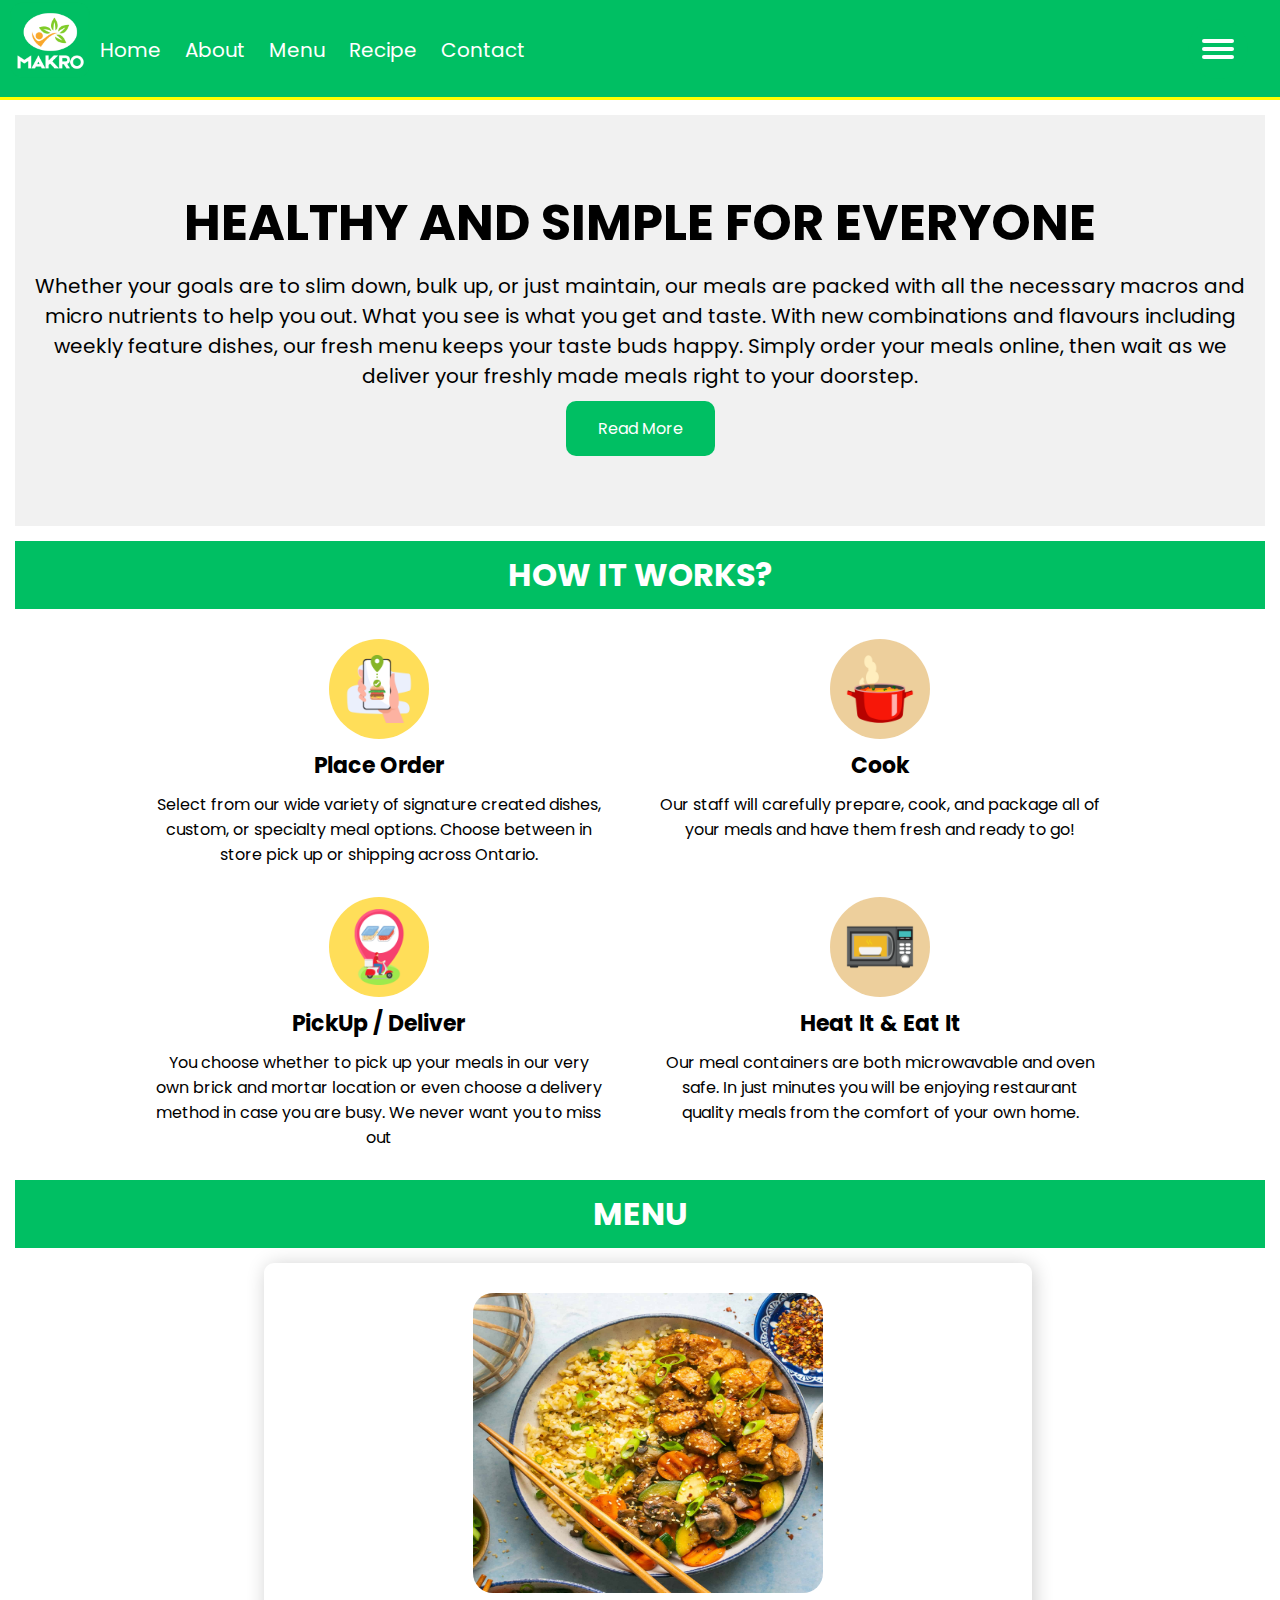
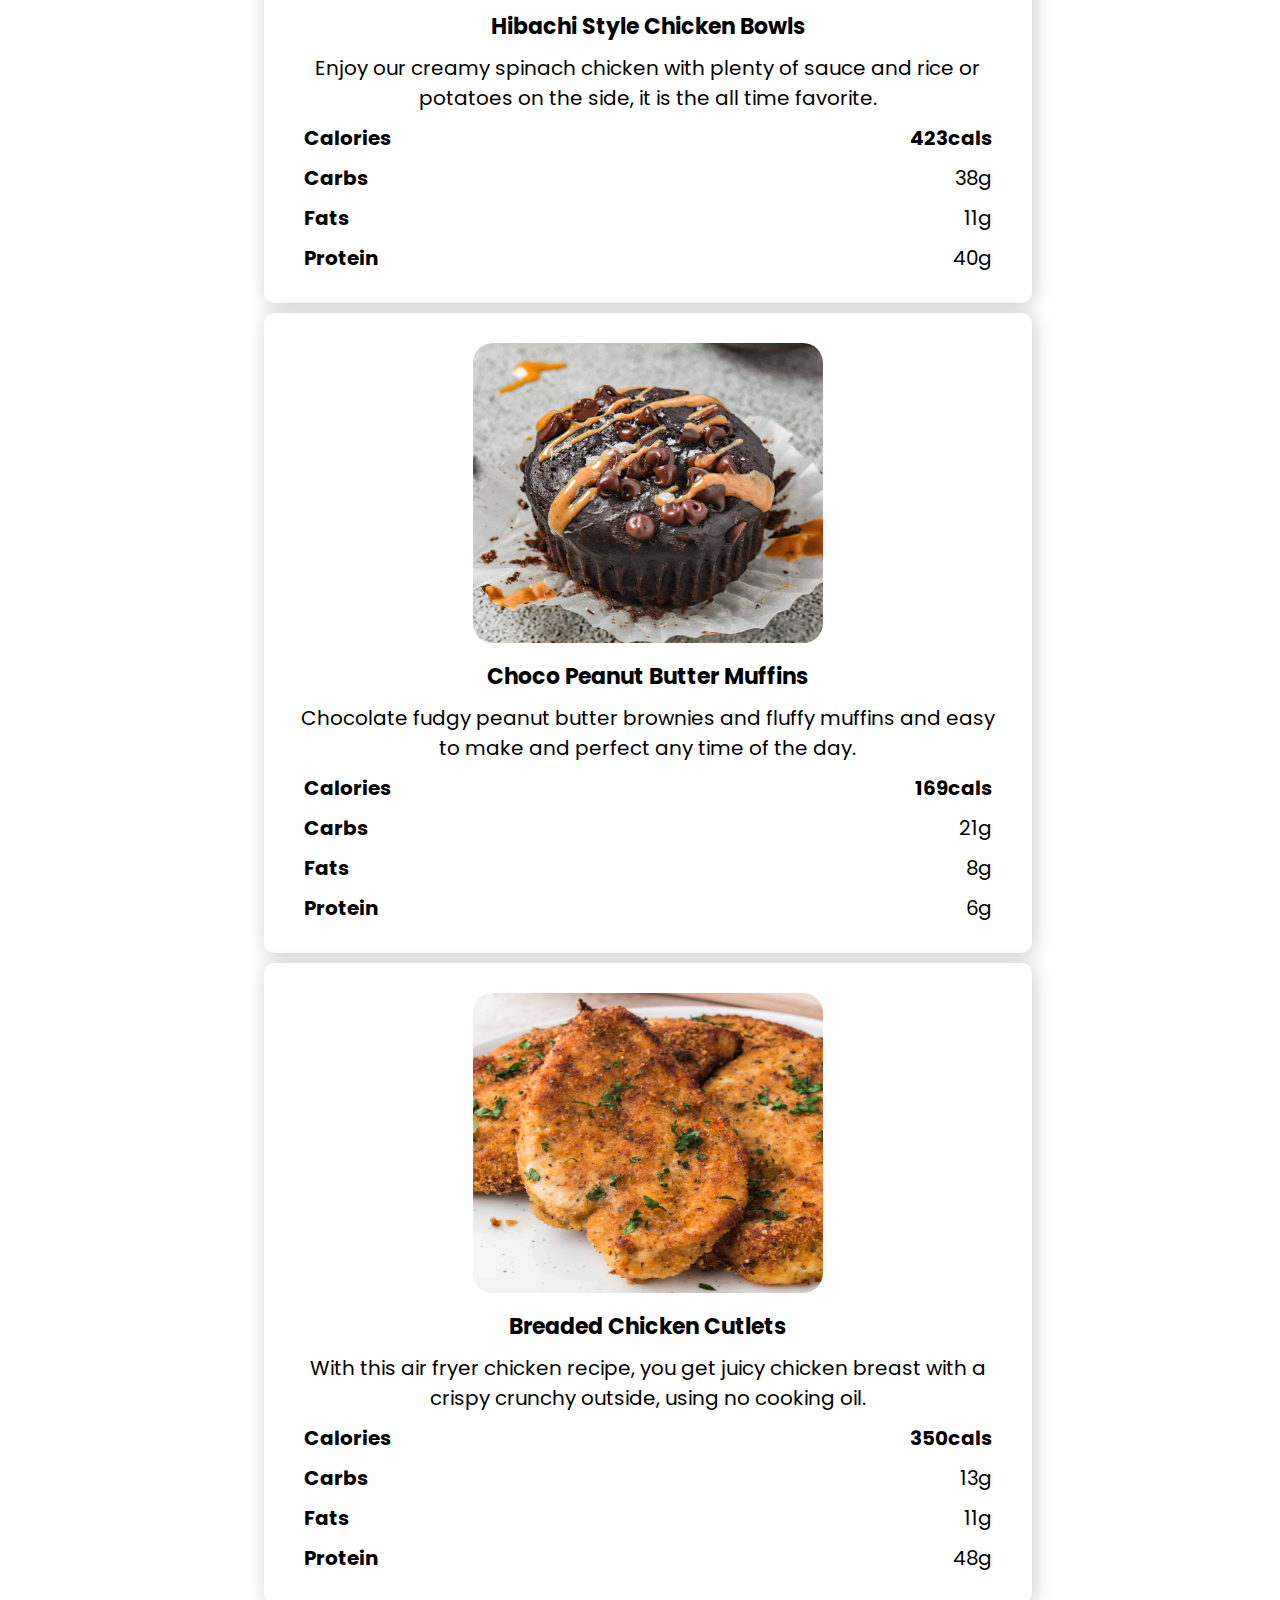
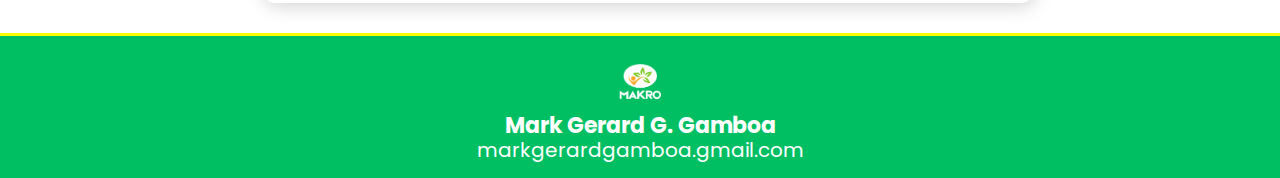
<file: index.html>
<!DOCTYPE html>
<html lang="en">
<head>
	<meta charset="UTF-8">
	<meta http-equiv="X-UA-Compatible" content="IE=edge">
	<meta name="viewport" content="width=device-width, initial-scale=1.0">
	<title>Makro</title>
	<link rel="stylesheet" href="style.css" />
	<link rel="icon" href="Picture/Logo.png">
</head>
<body>

	<div class="navbar">
    	<div class="logo">
			<a href="index.html"><img src="Picture/Logo.png" alt="" width="90"/></a>
        </div>
        <div class="nav">
          <ul>
            <a href="index.html"><li>Home</li></a>
            <a href="about.html"><li>About</li></a>
            <a href="menu.html"><li>Menu</li></a>
            <a href="recipe.html"><li>Recipe</li></a>
            <a href="contact.html"><li>Contact</li></a>
          </ul>
          </div>

		  <div class="menu-toggle">
			<div class="hamburger">
				<span></span>
			</div>
		</div>
    </div>

	<div class="app">
		<aside class="sidebar">
			<nav class="menu">
				<a href="index.html" class="menu-item is-active">Home</a>
				<a href="about.html" class="menu-item">About</a>
				<a href="menu.html" class="menu-item">Menu</a>
				<a href="recipe.html" class="menu-item">Recipe</a>
				<a href="contact.html" class="menu-item">Contacts</a>
				<a href="ordernow.html" class="menu-item">Order Now</a>
			</nav>

		</aside>

        <div class="content">
			<div class="container">
				<h1 class="title">HEALTHY AND SIMPLE FOR EVERYONE</h1>

				<p>Whether your goals are to slim down, bulk up, or just maintain, our meals are packed with all the necessary macros and micro nutrients to help you out. What you see is what you get and taste. With new combinations and flavours including weekly feature dishes, our fresh menu keeps your taste buds happy. Simply order your meals online, then wait as we deliver your freshly made meals right to your doorstep.</p>
	
				<a href="about.html"><button>Read More</button></a>
			</div>

			<div class="breakline">
				<h1>HOW IT WORKS?</h1>
			</div>

			<div class="row-1">
				<div class="column-1">
					<img class="picture-1" src="Picture/Order.png" alt="">
					<h2>Place Order</h2>
					<p>Select from our wide variety of signature created dishes, custom, or specialty meal options. Choose between in store pick up or shipping across Ontario.</p>
				</div>
				<div class="column-1">
					<img class="picture-1" src="Picture/Cook.png" alt="">
				  <h2>Cook</h2>
				  <p>Our staff will carefully prepare, cook, and package all of your meals and have them fresh and ready to go!</p>
				</div>
				<div class="column-1">
					<img class="picture-1" src="Picture/PickupDeliver.png" alt="">
				  <h2>PickUp / Deliver</h2>
				  <p>You choose whether to pick up your meals in our very own brick and mortar location or even choose a delivery method in case you are busy. We never want you to miss out</p>
				</div>
				<div class="column-1">
					<img class="picture-1" src="Picture/HeatEat.png" alt="">
				  <h2>Heat It & Eat It</h2>
				  <p>Our meal containers are both microwavable and oven safe. In just minutes you will be enjoying restaurant quality meals from the comfort of your own home.</p>
				</div>
			</div>

			<div class="breakline">
			<a href="menu.html"><h1>MENU</h1></a>
			</div>
			
			  <div class="row-2">
				<div class="column">
					<img class="picture" src="Picture/Hibachi Style Chicken Bowls.jpg" alt="Creamy Spinach Chicken">
					<h2>Hibachi Style Chicken Bowls</h2>
					<p>Enjoy our creamy spinach chicken with plenty of sauce and rice or potatoes on the side, it is the all time favorite.  </p>
					<div class="row1">
						<div class="column1">
							<p class="macros1">Calories</p>
							<p class="macros">Carbs</p>
							<p class="macros">Fats</p>
							<p class="macros">Protein</p>
						</div>
						<div class="column2">
							<p class="macros1">423cals</p>
							<p>38g</p>
							<p>11g</p>
							<p>40g</p>
						</div>
					</div>
				</div>
				<div class="column-2">
					<img class="picture" src="Picture/Chocolate Greek Yogurt Peanut Butter Muffins.jpg" alt="Creamy Spinach Chicken">
					<h2>Choco Peanut Butter Muffins</h2>
					<p>Chocolate fudgy peanut butter brownies and fluffy muffins and easy to make and perfect any time of the day.</p>
					<div class="row1">
						<div class="column1">
							<p class="macros1">Calories</p>
							<p class="macros">Carbs</p>
							<p class="macros">Fats</p>
							<p class="macros">Protein</p>
						</div>
						<div class="column2">
							<p class="macros1">169cals</p>
							<p>21g</p>
							<p>8g</p>
							<p>6g</p>
						</div>
					</div>
				</div>
				<div class="column-2">
					<img class="picture" src="Picture/Breaded Chicken Cutlets.jpg" alt="Beef Broccoli">
					<h2>Breaded Chicken Cutlets</h2>
					<p>With this air fryer chicken recipe, you get juicy chicken breast with a crispy crunchy outside, using no cooking oil. </p>
					<div class="row1">
						<div class="column1">
							<p class="macros1">Calories</p>
							<p class="macros">Carbs</p>
							<p class="macros">Fats</p>
							<p class="macros">Protein</p>
						</div>
						<div class="column2">
							<p class="macros1">350cals</p>
							<p>13g</p>
							<p>11g</p>
							<p>48g</p>
						</div>
					</div>
				</div>
			</div> 


			<div class="footer">
				<img class="logofooter" src="./Picture/Logo.png" alt="" width="50px">
				<h2>Mark Gerard G. Gamboa</h2>
				<p>markgerardgamboa.gmail.com</p>
			</div>
        </div>


	</div>

	

	<script>
		const menu_toggle = document.querySelector('.menu-toggle');
		const sidebar = document.querySelector('.sidebar');

		menu_toggle.addEventListener('click', () => {
			menu_toggle.classList.toggle('is-active');
			sidebar.classList.toggle('is-active');
		});
	</script>
</body>
</html>
</file>
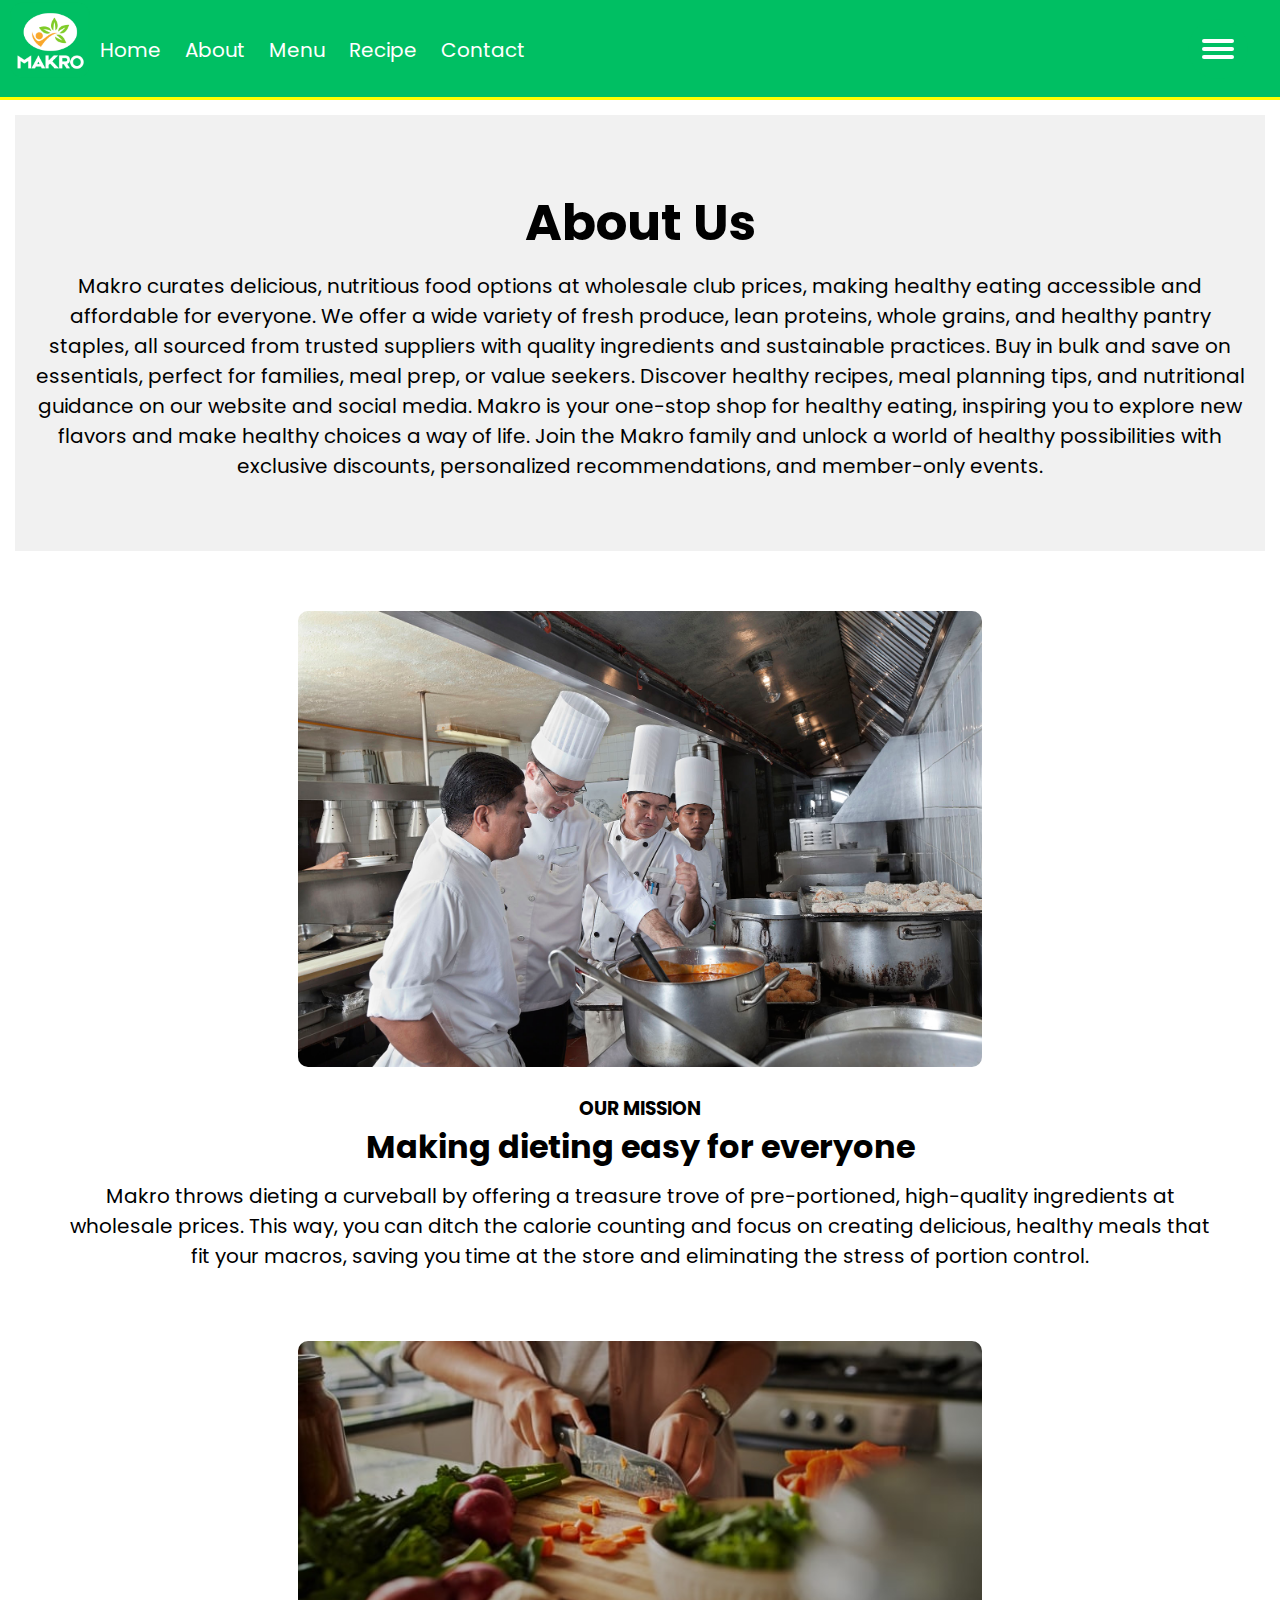
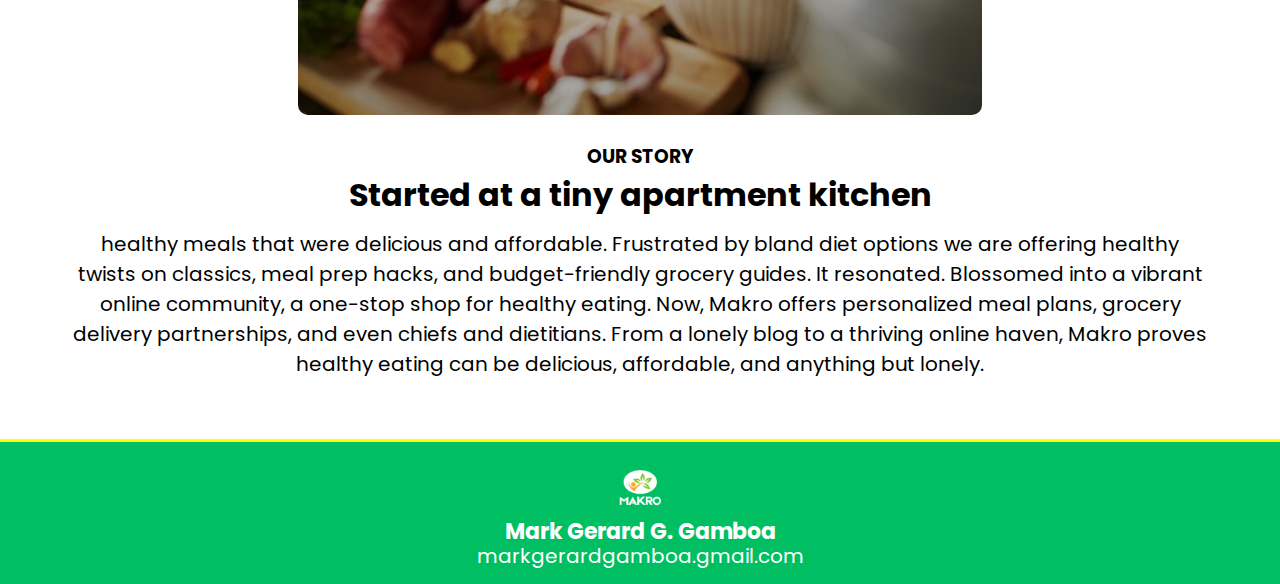
<file: about.html>
<!DOCTYPE html>
<html lang="en">
<head>
	<meta charset="UTF-8">
	<meta http-equiv="X-UA-Compatible" content="IE=edge">
	<meta name="viewport" content="width=device-width, initial-scale=1.0">
	<title>About</title>
	<link rel="stylesheet" href="style.css" />
    <link rel="stylesheet" href="about.css">
	<link rel="icon" href="Picture/Logo.png">
</head>
<body>

	<div class="navbar">
    	<div class="logo">
          <a href="index.html"><img src="Picture/Logo.png" alt="" width="90"/></a>
        </div>
        <div class="nav">
          <ul>
            <a href="index.html"><li>Home</li></a>
            <a href="about.html"><li>About</li></a>
            <a href="menu.html"><li>Menu</li></a>
            <a href="recipe.html"><li>Recipe</li></a>
            <a href="contact.html"><li>Contact</li></a>
          </ul>
          </div>

		  <div class="menu-toggle">
			<div class="hamburger">
				<span></span>
			</div>
		</div>
    </div>

	<div class="app">
		<div class="sidebar">
			<nav class="menu">
				<a href="index.html" class="menu-item is-active">Home</a>
				<a href="about.html" class="menu-item">About</a>
				<a href="menu.html" class="menu-item">Menu</a>
				<a href="recipe.html" class="menu-item">Recipe</a>
				<a href="contact.html" class="menu-item">Contacts</a>
				<a href="ordernow.html" class="menu-item">Order Now</a>
			</nav>

		</div>

        <div class="content">
			<div class="container">
				<h1 class="title">About Us</h1>

				<p>
                    Makro curates delicious, nutritious food options at wholesale club prices, making healthy eating accessible and affordable for everyone. We offer a wide variety of fresh produce, lean proteins, whole grains, and healthy pantry staples, all sourced from trusted suppliers with quality ingredients and sustainable practices. Buy in bulk and save on essentials, perfect for families, meal prep, or value seekers. Discover healthy recipes, meal planning tips, and nutritional guidance on our website and social media. Makro is your one-stop shop for healthy eating, inspiring you to explore new flavors and make healthy choices a way of life. Join the Makro family and unlock a world of healthy possibilities with exclusive discounts, personalized recommendations, and member-only events.</p>
			</div>




			<div class="container1">
				<img class='img' src="Picture/Chief cooking.jpg" alt="" class="center" width="59%">

				<h3>OUR MISSION</h3>

				<h1>Making dieting easy for everyone</h1>

				<p>Makro throws dieting a curveball by offering a treasure trove of pre-portioned, high-quality ingredients at wholesale prices. This way, you can ditch the calorie counting and focus on creating delicious, healthy meals that fit your macros, saving you time at the store and eliminating the stress of portion control.</p>

			</div>


			<div class="container1">
				<img class='img' src="Picture/Kitchen cooking.jpg" alt="" class="center" width="59%">

				<h3>OUR STORY</h3>

				<h1>Started at a tiny apartment kitchen</h1>

				<p>healthy meals that were delicious and affordable. Frustrated by bland diet options we are offering healthy twists on classics, meal prep hacks, and budget-friendly grocery guides. It resonated. Blossomed into a vibrant online community, a one-stop shop for healthy eating. Now, Makro offers personalized meal plans, grocery delivery partnerships, and even chiefs and dietitians. From a lonely blog to a thriving online haven, Makro proves healthy eating can be delicious, affordable, and anything but lonely.</p>
			</div>

			<div class="footer">
				<img class="logofooter" src="./Picture/Logo.png" alt="" width="50px">
				<h2>Mark Gerard G. Gamboa</h2>
				<p>markgerardgamboa.gmail.com</p>
			</div>
        </div>


	</div>

	

	<script>
		const menu_toggle = document.querySelector('.menu-toggle');
		const sidebar = document.querySelector('.sidebar');

		menu_toggle.addEventListener('click', () => {
			menu_toggle.classList.toggle('is-active');
			sidebar.classList.toggle('is-active');
		});
	</script>
</body>
</html>
</file>
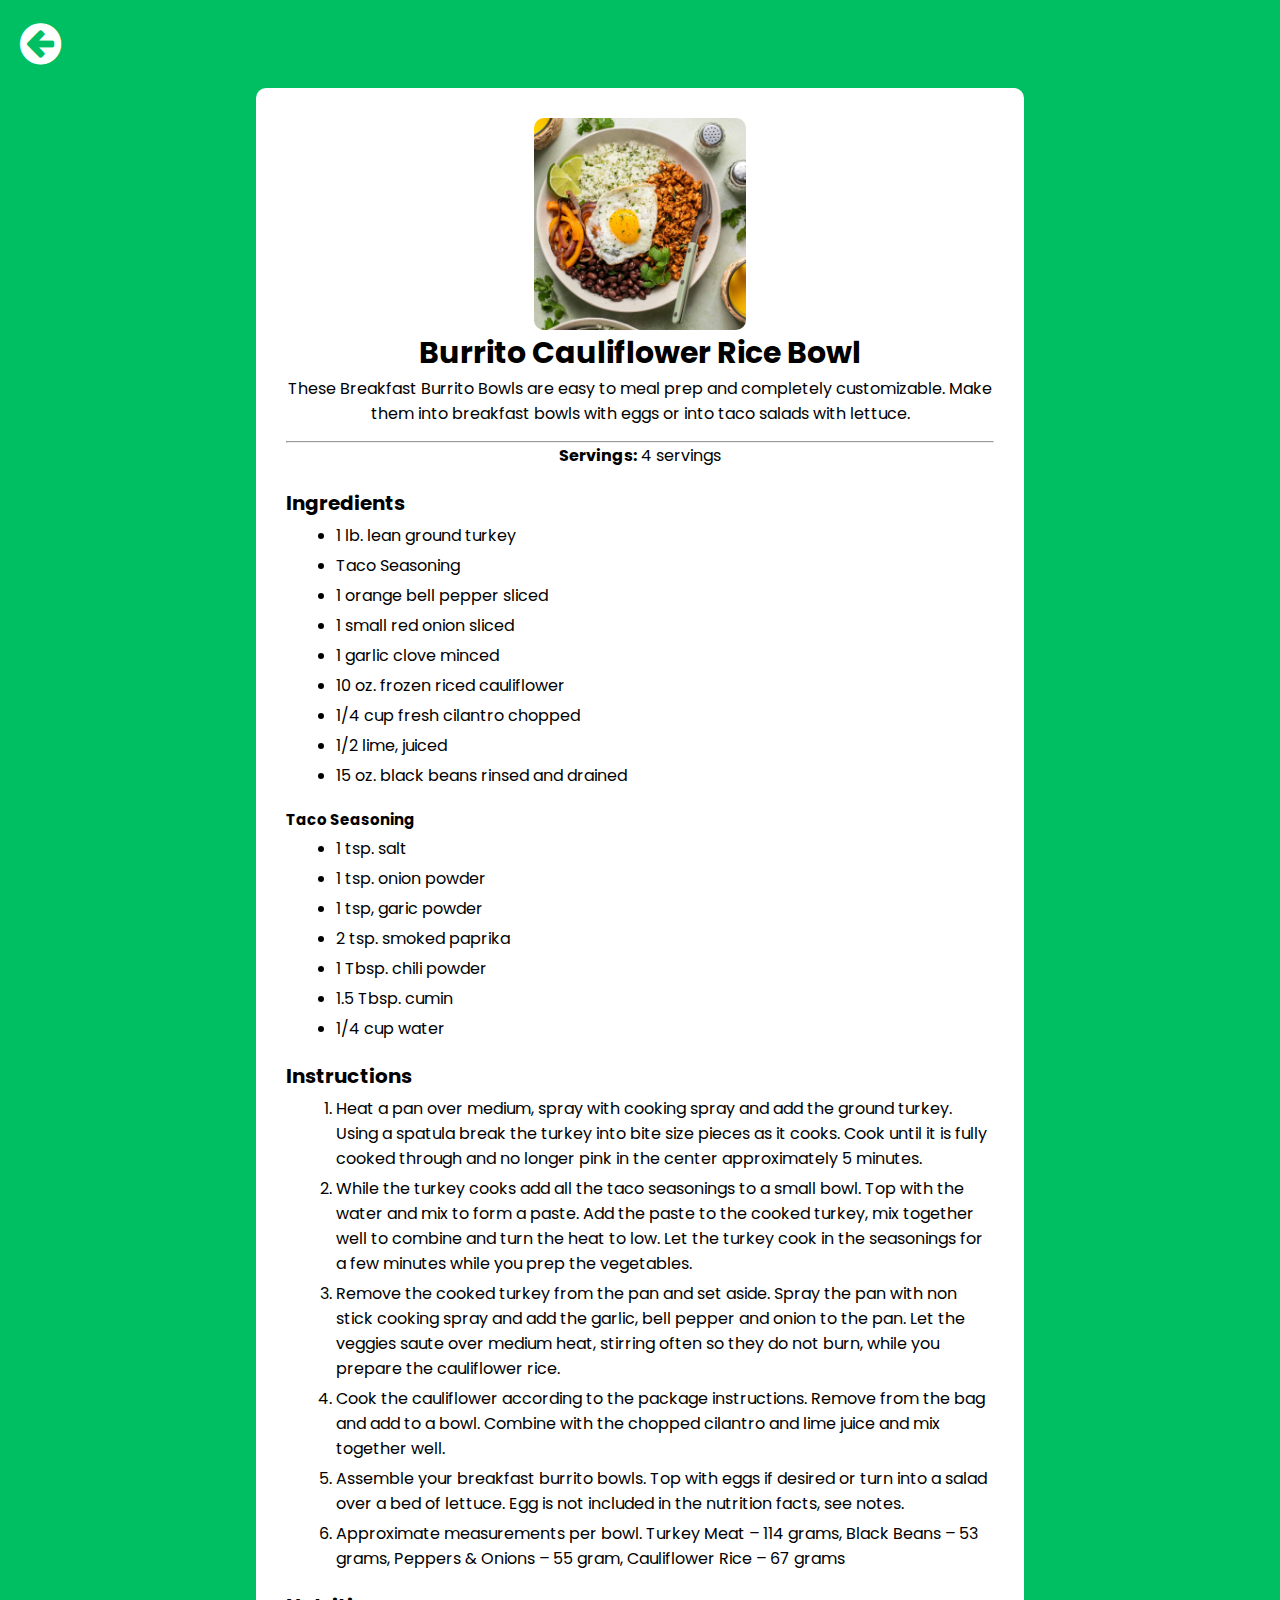
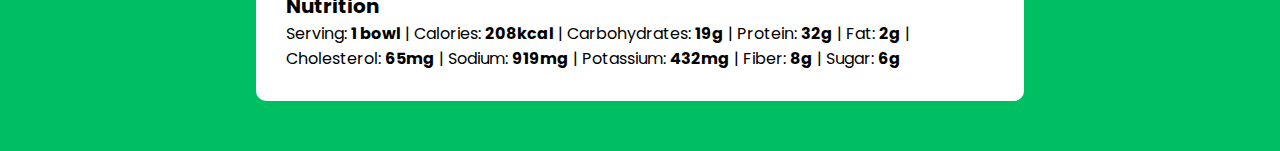
<file: Burrito.html>
<!DOCTYPE html>
<html lang="en">
<head>
	<meta charset="UTF-8">
	<meta http-equiv="X-UA-Compatible" content="IE=edge">
	<meta name="viewport" content="width=device-width, initial-scale=1.0">
	<title>Burrito Cauliflower Rice Bowl</title>
	<link rel="stylesheet" href="mealRecipe.css"/>
	<link rel="icon" href="Picture/Logo.png">
    <link rel="stylesheet" href="https://cdnjs.cloudflare.com/ajax/libs/font-awesome/4.7.0/css/font-awesome.min.css">
</head>
<body>

    <div class="bButton"><a href="recipe.html"><i class="fa fa-arrow-circle-left" style="font-size:48px;color:white"></i></a></div>


    <div class="container">

		<div class="heading">
			<img src="Picture/Burrito Bowl.jpg" alt="">
			<h1>Burrito Cauliflower Rice Bowl</h1>
			<h4>These Breakfast Burrito Bowls are easy to meal prep and completely customizable. Make them into breakfast bowls with eggs or into taco salads with lettuce.</h4>
			<hr>
		</div>
        <p class="serving"><span>Servings:</span> 4 servings</p>

		<h2>Ingredients</h2>
			<ul>
				<li>1 lb. lean ground turkey</li>
				<li>Taco Seasoning</li>
				<li>1 orange bell pepper sliced</li>
				<li>1 small red onion sliced</li>
				<li>1 garlic clove minced</li>
				<li>10 oz. frozen riced cauliflower</li>
				<li>1/4 cup fresh cilantro chopped</li>
				<li>1/2 lime, juiced</li>
				<li>15 oz. black beans rinsed and drained</li>
			</ul>

		<h3>Taco Seasoning</h3>
			<ul>
				<li>1 tsp. salt</li>
				<li>1 tsp. onion powder</li>
				<li>1 tsp, garic powder</li>
				<li>2 tsp. smoked paprika</li>
				<li>1 Tbsp. chili powder</li>
				<li>1.5 Tbsp. cumin</li>
				<li>1/4 cup water</li>

			</ul>

		<h2>Instructions</h2>
			<ol>
				<li>Heat a pan over medium, spray with cooking spray and add the ground turkey. Using a spatula break the turkey into bite size pieces as it cooks. Cook until it is fully cooked through and no longer pink in the center approximately 5 minutes. </li>
				<li>While the turkey cooks add all the taco seasonings to a small bowl. Top with the water and mix to form a paste. Add the paste to the cooked turkey, mix together well to combine and turn the heat to low. Let the turkey cook in the seasonings for a few minutes while you prep the vegetables. </li>
				<li>Remove the cooked turkey from the pan and set aside. Spray the pan with non stick cooking spray and add the garlic, bell pepper and onion to the pan. Let the veggies saute over medium heat, stirring often so they do not burn, while you prepare the cauliflower rice.</li>
				<li>Cook the cauliflower according to the package instructions. Remove from the bag and add to a bowl. Combine with the chopped cilantro and lime juice and mix together well. </li>
				<li>Assemble your breakfast burrito bowls. Top with eggs if desired or turn into a salad over a bed of lettuce. Egg is not included in the nutrition facts, see notes.</li>
				<li>Approximate measurements per bowl. Turkey Meat – 114 grams, Black Beans – 53 grams, Peppers & Onions – 55 gram, Cauliflower Rice – 67 grams</li>
			</ol>

		<h2>Nutrition</h2>
		<p>Serving: <span>1 bowl</span> | 
			Calories: <span>208kcal</span> |
			Carbohydrates: <span>19g</span> |
			Protein: <span>32g</span> |
			Fat: <span>2g</span> |
			Cholesterol: <span>65mg</span> |
			Sodium: <span>919mg</span> |
			Potassium: <span>432mg</span> |
			Fiber: <span>8g</span> |
			Sugar: <span>6g</span>
		</p>
    </div>

</body>
</html>
</file>
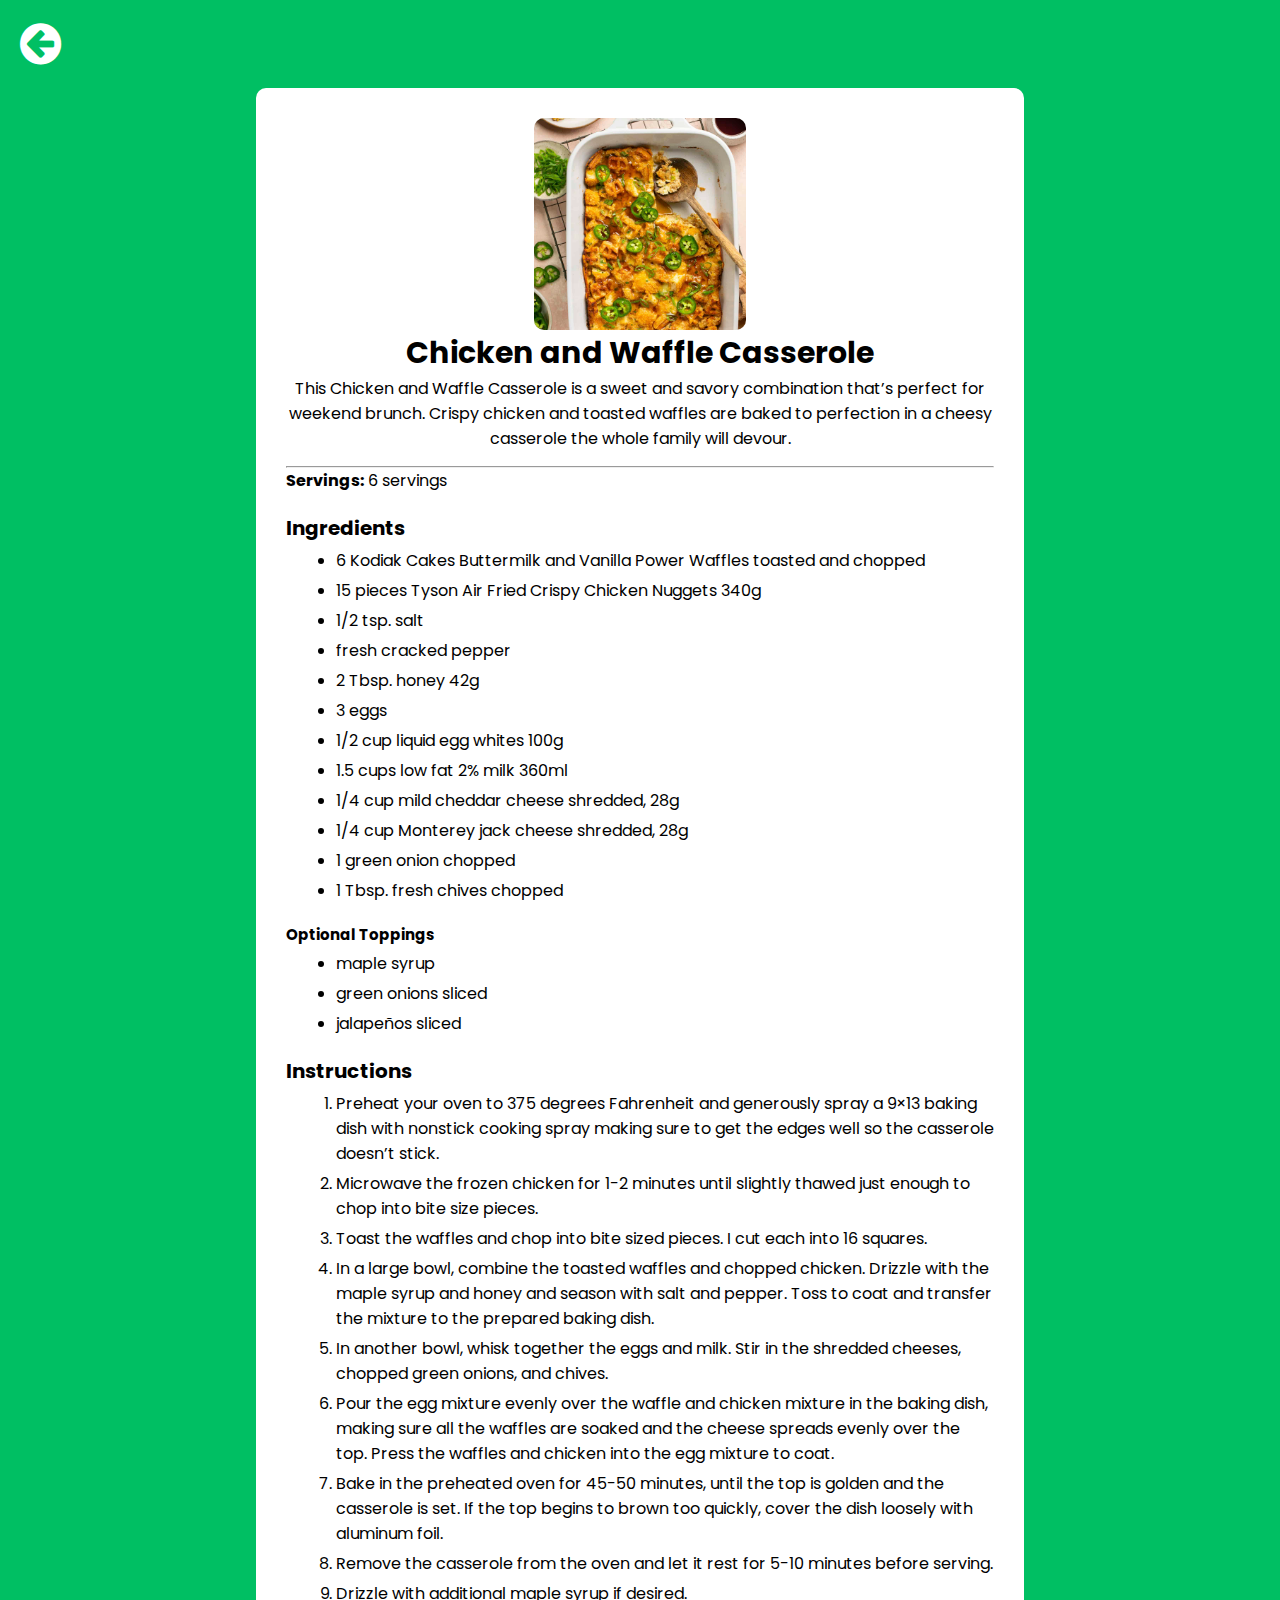
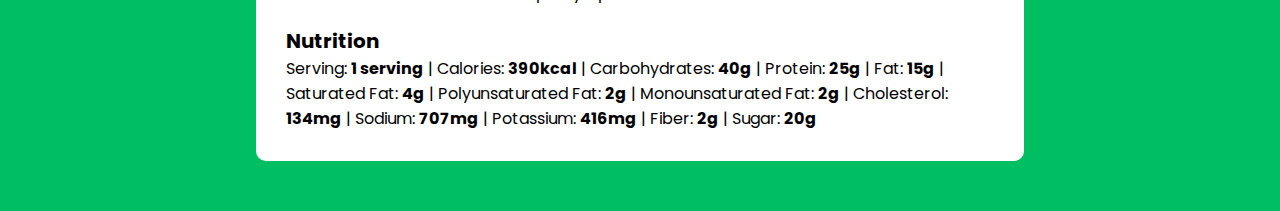
<file: Casserole.html>
<!DOCTYPE html>
<html lang="en">
<head>
	<meta charset="UTF-8">
	<meta http-equiv="X-UA-Compatible" content="IE=edge">
	<meta name="viewport" content="width=device-width, initial-scale=1.0">
	<title>Chicken and Waffle Casserole</title>
	<link rel="stylesheet" href="mealRecipe.css"/>
	<link rel="icon" href="Picture/Logo.png">
    <link rel="stylesheet" href="https://cdnjs.cloudflare.com/ajax/libs/font-awesome/4.7.0/css/font-awesome.min.css">
</head>
<body>

    <div class="bButton"><a href="recipe.html"><i class="fa fa-arrow-circle-left" style="font-size:48px;color:white"></i></a></div>


    <div class="container">

		<div class="heading">
			<img src="Picture/Chicken and Waffle Casserole.jpg" alt="">
			<h1>Chicken and Waffle Casserole</h1>
			<h4>This Chicken and Waffle Casserole is a sweet and savory combination that’s perfect for weekend brunch. Crispy chicken and toasted waffles are baked to perfection in a cheesy casserole the whole family will devour.</h4>
			<hr>
		</div>
        <p><span>Servings:</span> 6 servings</p>

		<h2>Ingredients</h2>
			<ul>
				<li>6 Kodiak Cakes Buttermilk and Vanilla Power Waffles toasted and chopped</li>
				<li>15 pieces Tyson Air Fried Crispy Chicken Nuggets 340g</li>
				<li>1/2 tsp. salt</li>
				<li>fresh cracked pepper</li>
				<li>2 Tbsp. honey 42g</li>
				<li>3 eggs</li>
				<li>1/2 cup liquid egg whites 100g</li>
				<li>1.5 cups low fat 2% milk 360ml</li>
				<li>1/4 cup mild cheddar cheese shredded, 28g</li>
				<li>1/4 cup Monterey jack cheese shredded, 28g</li>
				<li>1 green onion chopped</li>
				<li>1 Tbsp. fresh chives chopped</li>
			</ul>

		<h3>Optional Toppings</h3>
			<ul>
				<li>maple syrup</li>
				<li>green onions sliced</li>
				<li>jalapeños sliced</li>
			</ul>

		<h2>Instructions</h2>
			<ol>
				<li>Preheat your oven to 375 degrees Fahrenheit and generously spray a 9×13 baking dish with nonstick cooking spray making sure to get the edges well so the casserole doesn’t stick.</li>
				<li>Microwave the frozen chicken for 1-2 minutes until slightly thawed just enough to chop into bite size pieces.</li>
				<li>Toast the waffles and chop into bite sized pieces. I cut each into 16 squares.
                </li>
				<li>In a large bowl, combine the toasted waffles and chopped chicken. Drizzle with the maple syrup and honey and season with salt and pepper. Toss to coat and transfer the mixture to the prepared baking dish. </li>
				<li>In another bowl, whisk together the eggs and milk. Stir in the shredded cheeses, chopped green onions, and chives.</li>
				<li>Pour the egg mixture evenly over the waffle and chicken mixture in the baking dish, making sure all the waffles are soaked and the cheese spreads evenly over the top. Press the waffles and chicken into the egg mixture to coat.</li>
				<li>Bake in the preheated oven for 45-50 minutes, until the top is golden and the casserole is set. If the top begins to brown too quickly, cover the dish loosely with aluminum foil.</li>
				<li>Remove the casserole from the oven and let it rest for 5-10 minutes before serving.</li>
				<li>Drizzle with additional maple syrup if desired.</li>
			</ol>

		<h2>Nutrition</h2>
		<p>Serving: <span>1 serving</span> | 
			Calories: <span>390kcal</span> |
			Carbohydrates: <span>40g</span> |
			Protein: <span>25g</span> |
			Fat: <span>15g</span> |
			Saturated Fat: <span>4g</span> |
			Polyunsaturated Fat: <span>2g</span> |
			Monounsaturated Fat: <span>2g</span> |
			Cholesterol: <span>134mg</span> |
			Sodium: <span>707mg</span> |
			Potassium: <span>416mg</span> |
			Fiber: <span>2g</span> |
			Sugar: <span>20g</span>
		
		</p>
    </div>


</body>
</html>
</file>
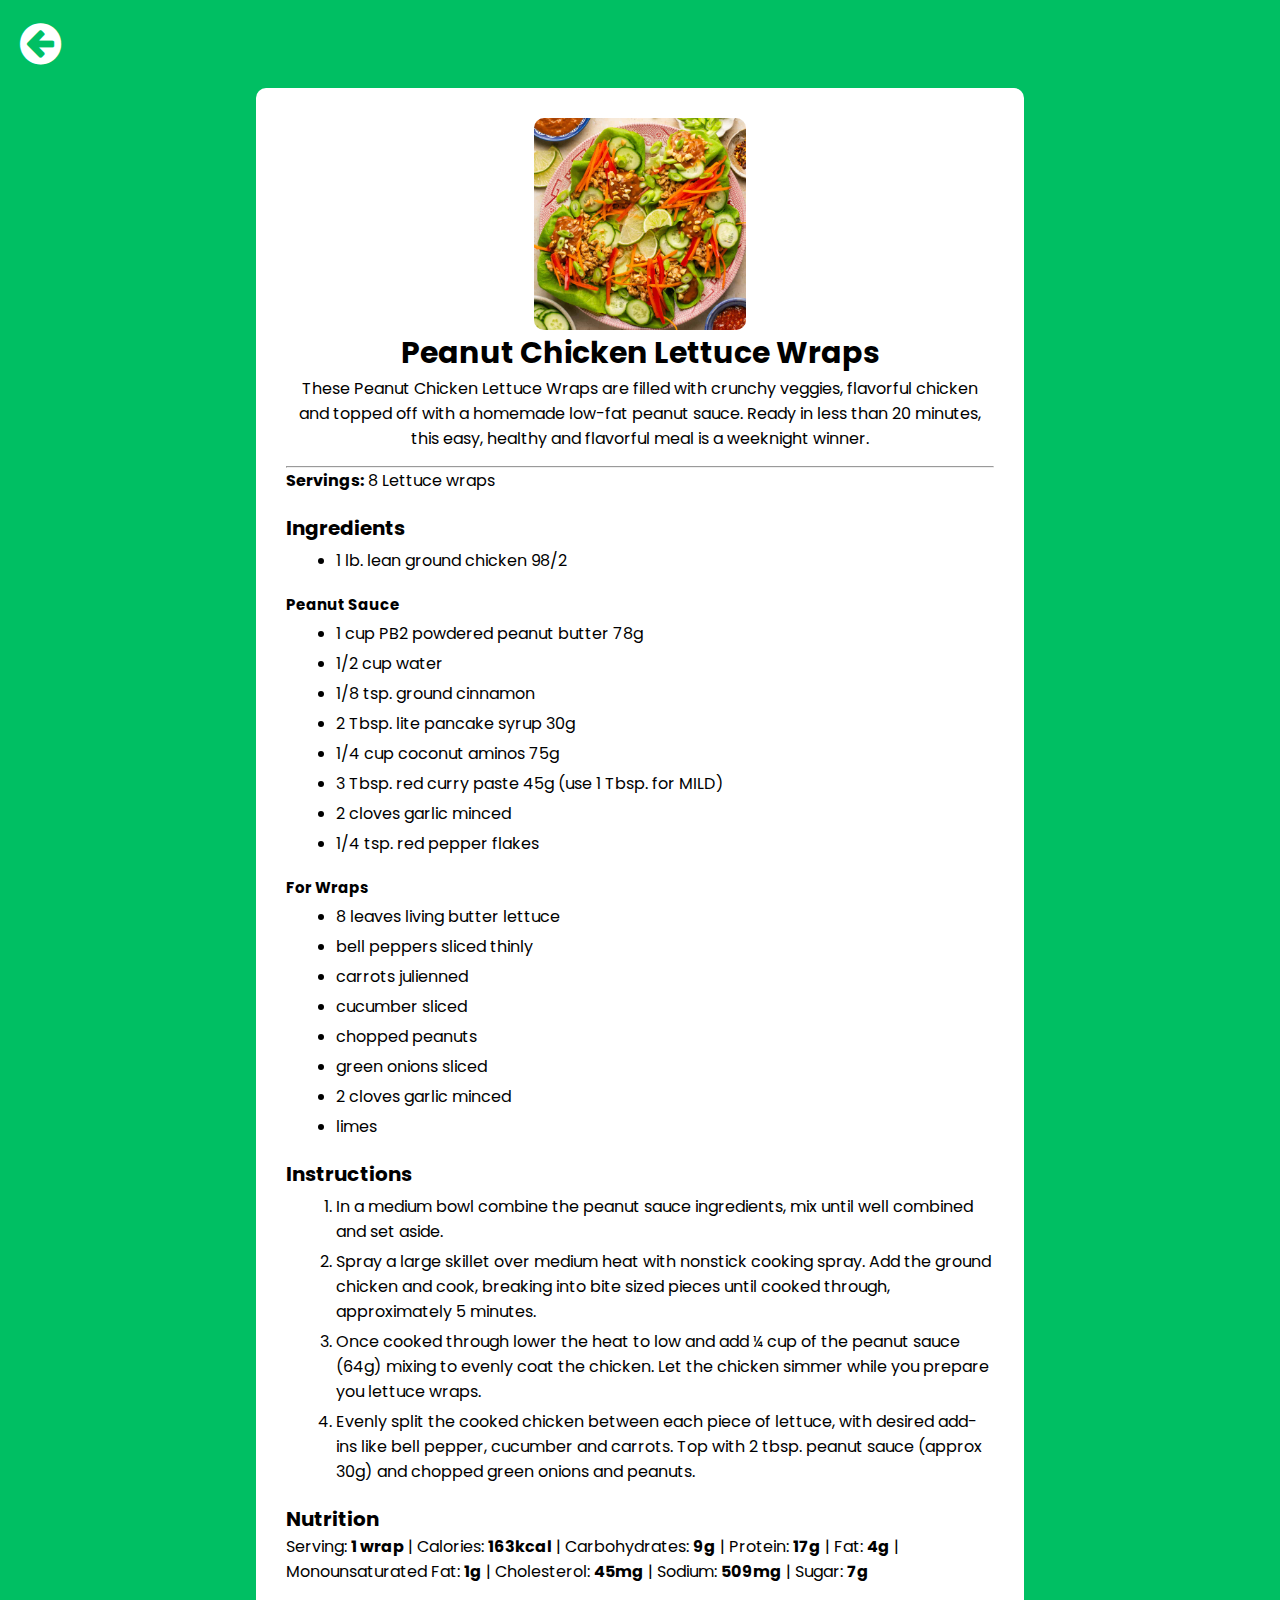
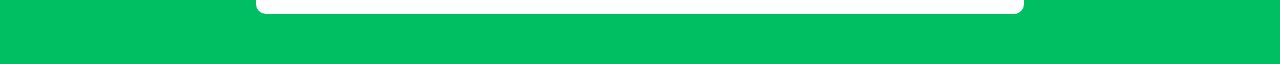
<file: ChickenLettuce.html>
<!DOCTYPE html>
<html lang="en">
<head>
	<meta charset="UTF-8">
	<meta http-equiv="X-UA-Compatible" content="IE=edge">
	<meta name="viewport" content="width=device-width, initial-scale=1.0">
	<title>Peanut Chicken Lettuce Wraps</title>
	<link rel="stylesheet" href="mealRecipe.css"/>
	<link rel="icon" href="Picture/Logo.png">
    <link rel="stylesheet" href="https://cdnjs.cloudflare.com/ajax/libs/font-awesome/4.7.0/css/font-awesome.min.css">
</head>
<body>

    <div class="bButton"><a href="recipe.html"><i class="fa fa-arrow-circle-left" style="font-size:48px;color:white"></i></a></div>


    <div class="container">

		<div class="heading">
			<img src="Picture/Chicken Lettuce Wrap.jpg" alt="">
			<h1>Peanut Chicken Lettuce Wraps</h1>
			<h4>These Peanut Chicken Lettuce Wraps are filled with crunchy veggies, flavorful chicken and topped off with a homemade low-fat peanut sauce. Ready in less than 20 minutes, this easy, healthy and flavorful meal is a weeknight winner.</h4>
			<hr>
		</div>

        <p><span>Servings:</span> 8 Lettuce wraps</p>

		<h2>Ingredients</h2>
			<ul>
				<li>1 lb. lean ground chicken 98/2</li>
			</ul>

		<h3>Peanut Sauce</h3>
			<ul>
				<li>1 cup PB2 powdered peanut butter 78g</li>
				<li>1/2 cup water</li>
				<li>1/8 tsp. ground cinnamon</li>
				<li>2 Tbsp. lite pancake syrup 30g</li>
				<li>1/4 cup coconut aminos 75g</li>
				<li>3 Tbsp. red curry paste 45g (use 1 Tbsp. for MILD)</li>
				<li>2 cloves garlic minced</li>
				<li>1/4 tsp. red pepper flakes</li>
            </ul>

		<h3>For Wraps</h3>
			<ul>
				<li>8 leaves living butter lettuce</li>
				<li>bell peppers sliced thinly</li>
				<li>carrots julienned</li>
				<li>cucumber sliced</li>
				<li>chopped peanuts</li>
				<li>green onions sliced</li>
				<li>2 cloves garlic minced</li>
				<li>limes</li>
			</ul>

		<h2>Instructions</h2>
			<ol>
				<li>
                    In a medium bowl combine the peanut sauce ingredients, mix until well combined and set aside. 
                </li>
				<li>
                    Spray a large skillet over medium heat with nonstick cooking spray. Add the ground chicken and cook, breaking into bite sized pieces until cooked through, approximately 5 minutes. 
                </li>
				<li>
                    Once cooked through lower the heat to low and add ¼ cup of the peanut sauce (64g) mixing to evenly coat the chicken. Let the chicken simmer while you prepare you lettuce wraps. 
                </li>
				<li>
                    Evenly split the cooked chicken between each piece of lettuce, with desired add-ins like bell pepper, cucumber and carrots. Top with 2 tbsp. peanut sauce (approx 30g) and chopped green onions and peanuts. 
                </li>
			</ol>

		<h2>Nutrition</h2>
		<p>Serving: <span>1 wrap</span> | 
			Calories: <span>163kcal</span> |
			Carbohydrates: <span>9g</span> |
			Protein: <span>17g</span> |
			Fat: <span>4g</span> |
            <br>
			Monounsaturated Fat: <span>1g</span> |
			Cholesterol: <span>45mg</span> |
			Sodium: <span>509mg</span> |
			Sugar: <span>7g</span>
		
		</p>
    </div>


</body>
</html>
</file>
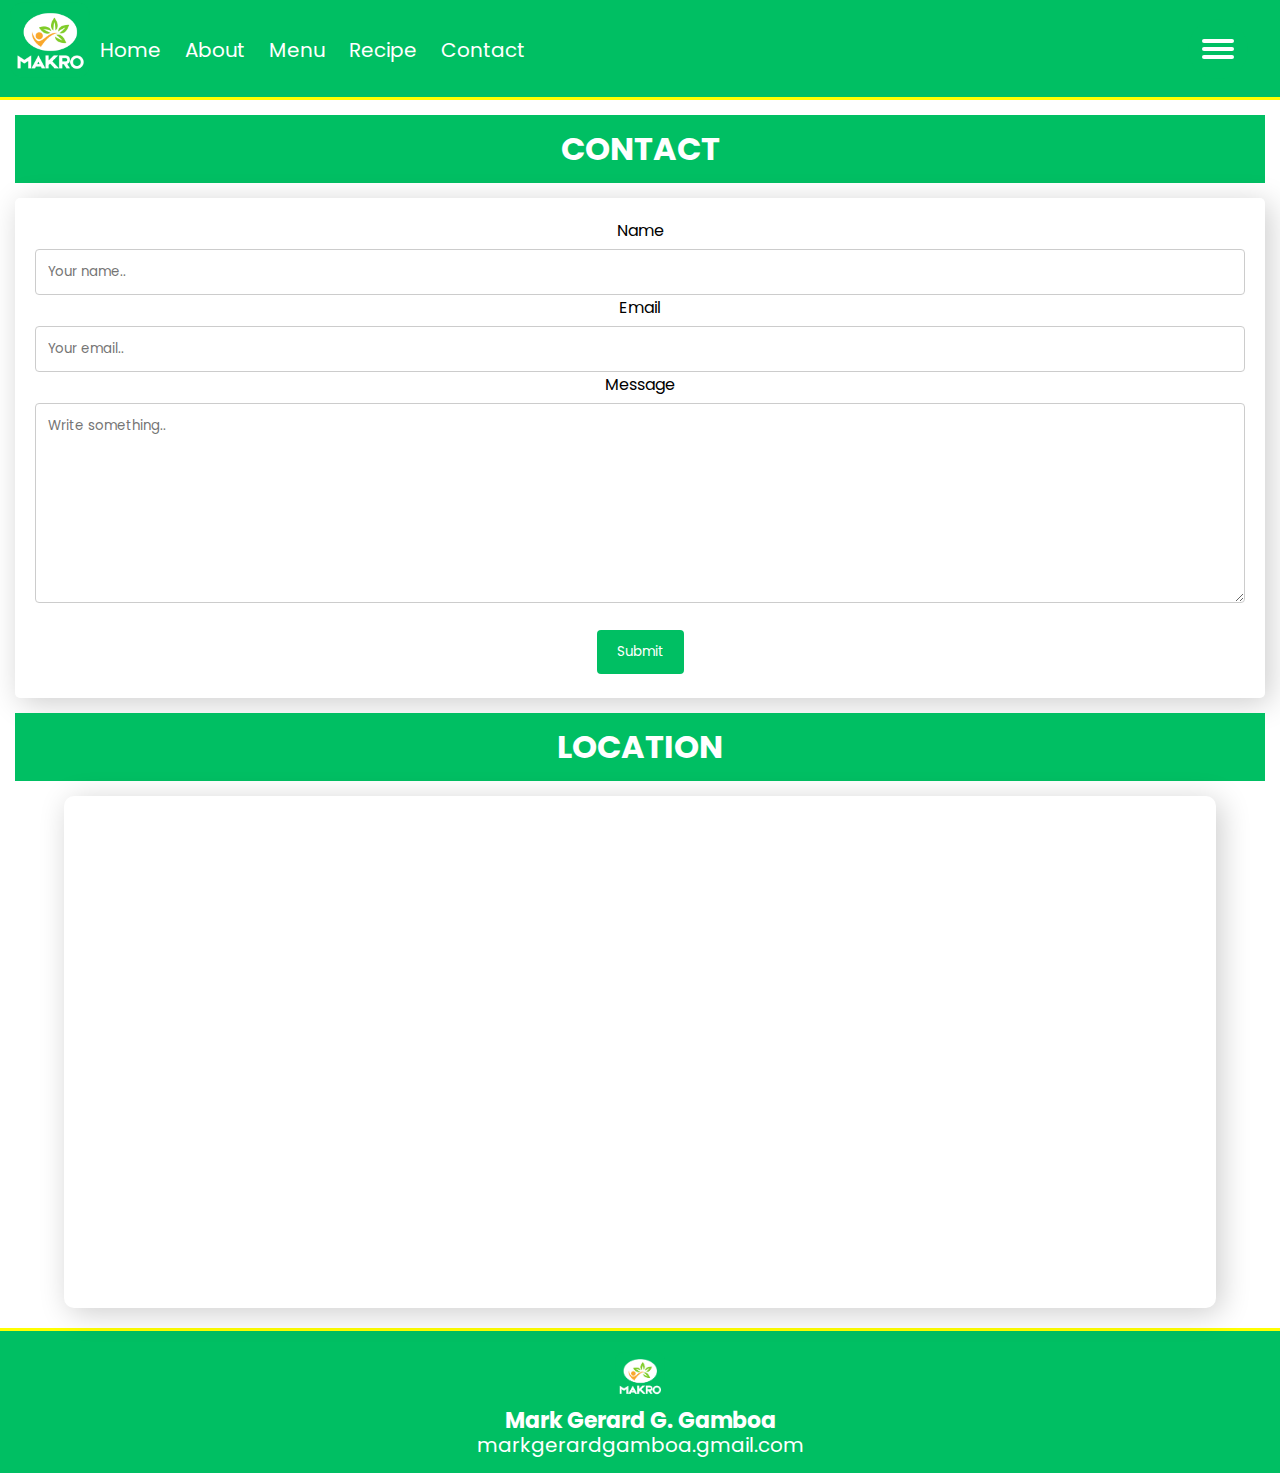
<file: contact.html>
<!DOCTYPE html>
<html lang="en">
<head>
	<meta charset="UTF-8">
	<meta http-equiv="X-UA-Compatible" content="IE=edge">
	<meta name="viewport" content="width=device-width, initial-scale=1.0">
	<title>Contacts</title>
	<link rel="stylesheet" href="style.css" />
    <link rel="stylesheet" href="contact.css">
	<link rel="icon" href="Picture/Logo.png">
</head>
<body>

	<div class="navbar">
    	<div class="logo">
          <a href="index.html"><img src="Picture/Logo.png" alt="" width="90"/></a>
        </div>
        <div class="nav">
          <ul>
            <a href="index.html"><li>Home</li></a>
            <a href="about.html"><li>About</li></a>
            <a href="menu.html"><li>Menu</li></a>
            <a href="recipe.html"><li>Recipe</li></a>
            <a href="contact.html"><li>Contact</li></a>
          </ul>
          </div>

		  <div class="menu-toggle">
			<div class="hamburger">
				<span></span>
			</div>
		</div>
    </div>

	<div class="app">
		<div class="sidebar">
			<nav class="menu">
				<a href="index.html" class="menu-item is-active">Home</a>
				<a href="about.html" class="menu-item">About</a>
				<a href="menu.html" class="menu-item">Menu</a>
				<a href="recipe.html" class="menu-item">Recipe</a>
				<a href="contact.html" class="menu-item">Contacts</a>
				<a href="ordernow.html" class="menu-item">Order Now</a>
			</nav>

		</div>


        <div class="content">

			<div class="breakline">
				<h1>CONTACT</h1>
			</div>

			<div class="container">
				<form action="https://formsubmit.co/gamboamarkgerard@gmail.com" method="POST">
				  <label for="fname">Name</label>
				  <input type="text" id="fname" name="Firstname" placeholder="Your name.." required	>
			  
				  <label for="lname">Email</label>
				  <input type="text" id="lname" name="Email" placeholder="Your email.." required	>
			  
				  <label for="subject">Message</label>
				  <textarea id="subject" name="Message" placeholder="Write something.." style="height:200px"></textarea required	>
			  
				  <input type="submit" value="Submit">
				</form>
			  </div>
			  

            <div class="breakline">
				<h1>LOCATION</h1>
			</div>
			
            <div class="google-map"><iframe src="https://www.google.com/maps/embed?pb=!1m18!1m12!1m3!1d61765.2091876261!2d120.9987734219753!3d14.637451113294324!2m3!1f0!2f0!3f0!3m2!1i1024!2i768!4f13.1!3m3!1m2!1s0x3397b58d9373e313%3A0x163c0a273edc61fc!2sMakro!5e0!3m2!1sen!2sph!4v1720791172559!5m2!1sen!2sph" width="600" height="450" style="border:0;" allowfullscreen="" loading="lazy" referrerpolicy="no-referrer-when-downgrade"></iframe></div>

		


			<div class="footer">
				<img class="logofooter" src="./Picture/Logo.png" alt="" width="50px">
				<h2>Mark Gerard G. Gamboa</h2>
				<p>markgerardgamboa.gmail.com</p>
			</div>
        </div>


	</div>

	

	<script>
		const menu_toggle = document.querySelector('.menu-toggle');
		const sidebar = document.querySelector('.sidebar');

		menu_toggle.addEventListener('click', () => {
			menu_toggle.classList.toggle('is-active');
			sidebar.classList.toggle('is-active');
		});
	</script>
</body>
</html>
</file>
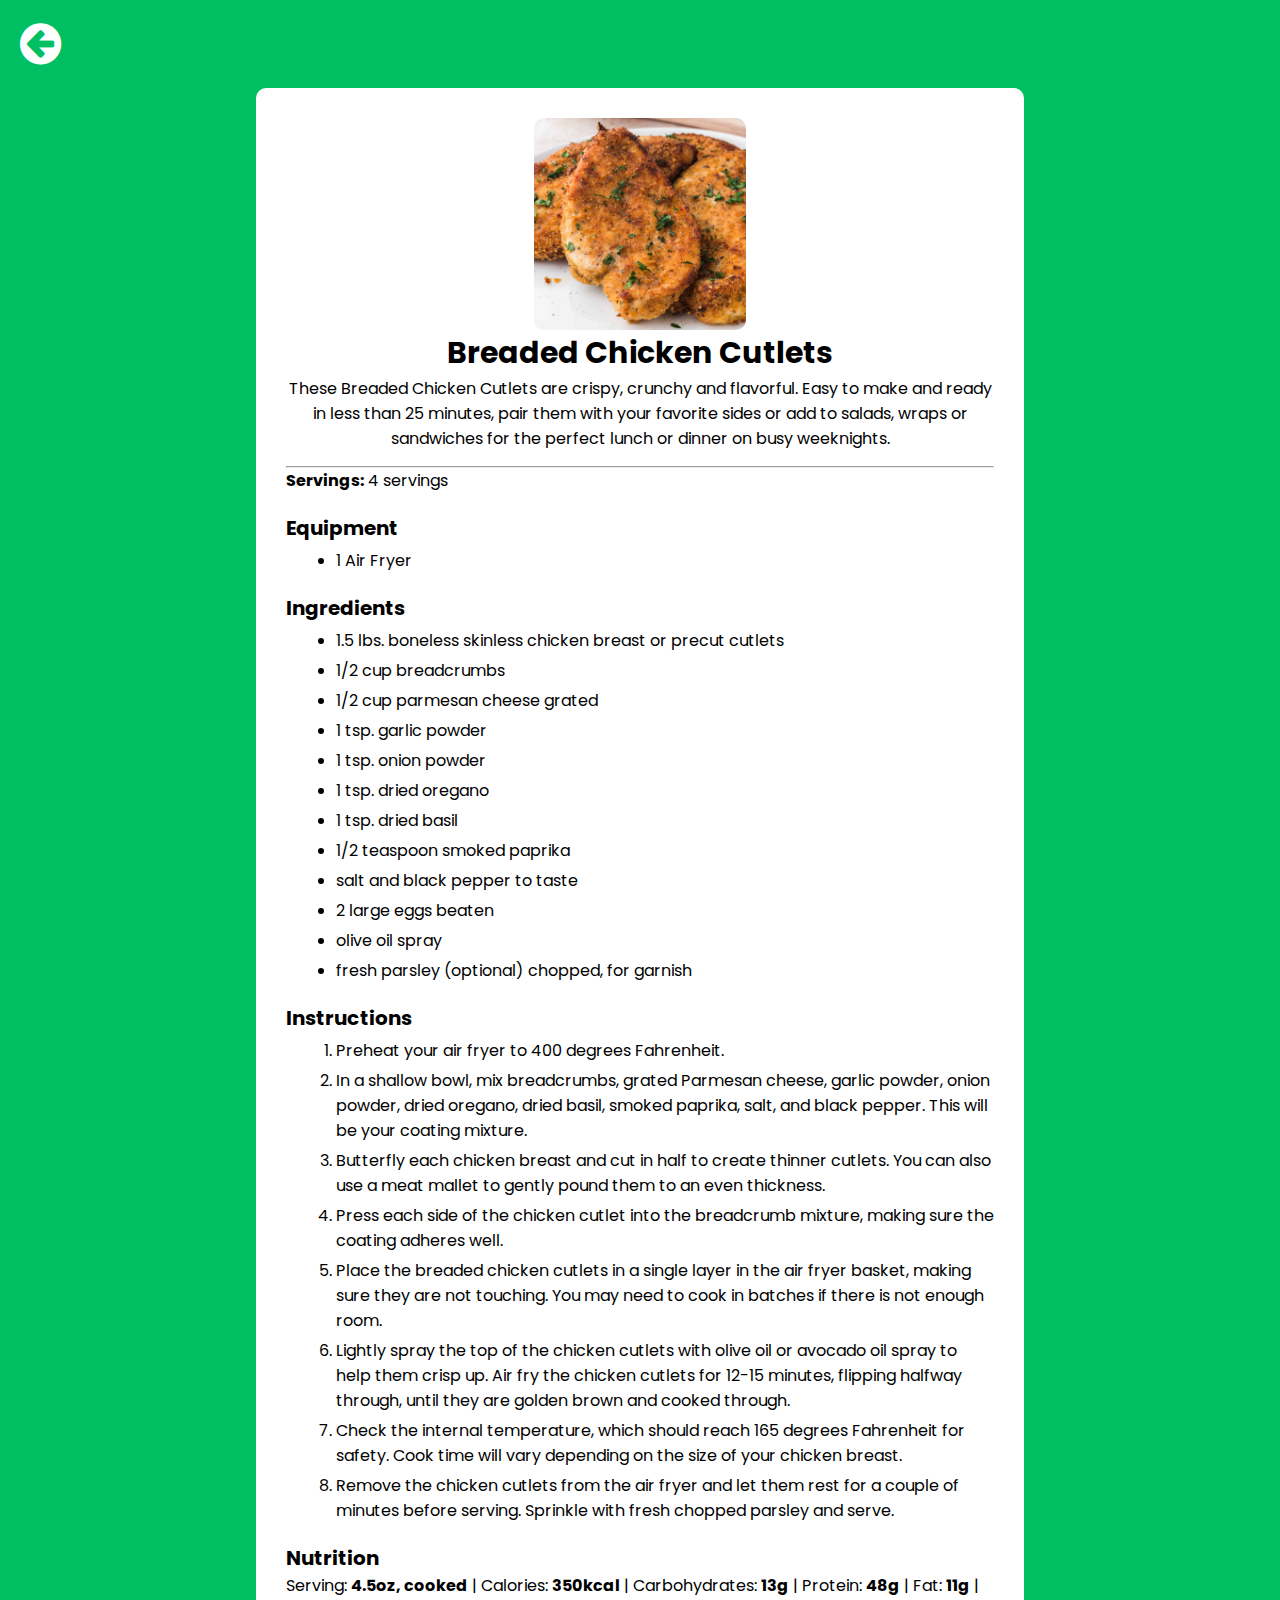
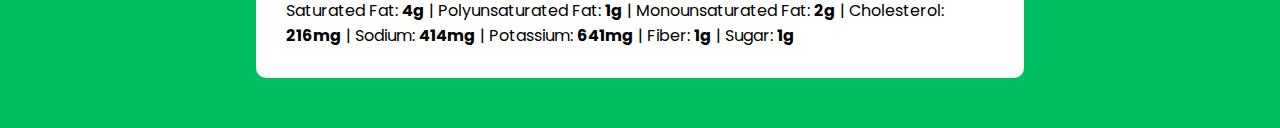
<file: Cutlets.html>
<!DOCTYPE html>
<html lang="en">
<head>
	<meta charset="UTF-8">
	<meta http-equiv="X-UA-Compatible" content="IE=edge">
	<meta name="viewport" content="width=device-width, initial-scale=1.0">
	<title>Breaded Chicken Cutlets</title>
	<link rel="stylesheet" href="mealRecipe.css"/>
	<link rel="icon" href="Picture/Logo.png">
    <link rel="stylesheet" href="https://cdnjs.cloudflare.com/ajax/libs/font-awesome/4.7.0/css/font-awesome.min.css">
</head>
<body>

    <div class="bButton"><a href="recipe.html"><i class="fa fa-arrow-circle-left" style="font-size:48px;color:white"></i></a></div>


    <div class="container">

		<div class="heading">
			<img src="Picture/Breaded Chicken Cutlets.jpg" alt="">
			<h1>Breaded Chicken Cutlets</h1>
			<h4>These Breaded Chicken Cutlets are crispy, crunchy and flavorful. Easy to make and ready in less than 25 minutes, pair them with your favorite sides or add to salads, wraps or sandwiches for the perfect lunch or dinner on busy weeknights.</h4>
			<hr>
		</div>

        <p><span>Servings:</span> 4 servings</p>

        <h2>Equipment</h2>
            <ul>
                <li>1 Air Fryer</li>
            </ul>

		<h2>Ingredients</h2>
			<ul>
                <li>1.5 lbs. boneless skinless chicken breast or precut cutlets</li>
                <li>1/2 cup breadcrumbs</li>
                <li>1/2 cup parmesan cheese grated</li>
                <li>1 tsp. garlic powder</li>
                <li>1 tsp. onion powder</li>
                <li>1 tsp. dried oregano</li>
                <li>1 tsp. dried basil</li>
                <li>1/2 teaspoon smoked paprika</li>
                <li>salt and black pepper to taste</li>
                <li>2 large eggs beaten</li>
                <li>olive oil spray</li>
                <li>fresh parsley (optional) chopped, for garnish</li>
			</ul>

		<h2>Instructions</h2>
			<ol>
				<li>
                    Preheat your air fryer to 400 degrees Fahrenheit.
                </li>
				<li>
                    In a shallow bowl, mix breadcrumbs, grated Parmesan cheese, garlic powder, onion powder, dried oregano, dried basil, smoked paprika, salt, and black pepper. This will be your coating mixture.
                </li>
				<li>
                    Butterfly each chicken breast and cut in half to create thinner cutlets. You can also use a meat mallet to gently pound them to an even thickness.
                </li>
				<li>
                    Press each side of the chicken cutlet into the breadcrumb mixture, making sure the coating adheres well.
                </li>
				<li>
                    Place the breaded chicken cutlets in a single layer in the air fryer basket, making sure they are not touching. You may need to cook in batches if there is not enough room.
                </li>
				<li>
                    Lightly spray the top of the chicken cutlets with olive oil or avocado oil spray to help them crisp up. Air fry the chicken cutlets for 12-15 minutes, flipping halfway through, until they are golden brown and cooked through.
                </li>
				<li>
                    Check the internal temperature, which should reach 165 degrees Fahrenheit for safety. Cook time will vary depending on the size of your chicken breast.
                </li>
				<li>
                    Remove the chicken cutlets from the air fryer and let them rest for a couple of minutes before serving. Sprinkle with fresh chopped parsley and serve. 
                </li>
			</ol>


		<h2>Nutrition</h2>
		<p>Serving: <span>4.5oz, cooked</span> | 
			Calories: <span>350kcal</span> |
			Carbohydrates: <span>13g</span> |
			Protein: <span>48g</span> |
			Fat: <span>11g</span> |
			Saturated Fat: <span>4g</span> |
			Polyunsaturated Fat: <span>1g</span> |
			Monounsaturated Fat: <span>2g</span> |
			Cholesterol: <span>216mg</span> |
			Sodium: <span>414mg</span> |
			Potassium: <span>641mg</span> |
			Fiber: <span>1g</span> |
			Sugar: <span>1g</span>
		
		</p>
    </div>


</body>
</html>
</file>
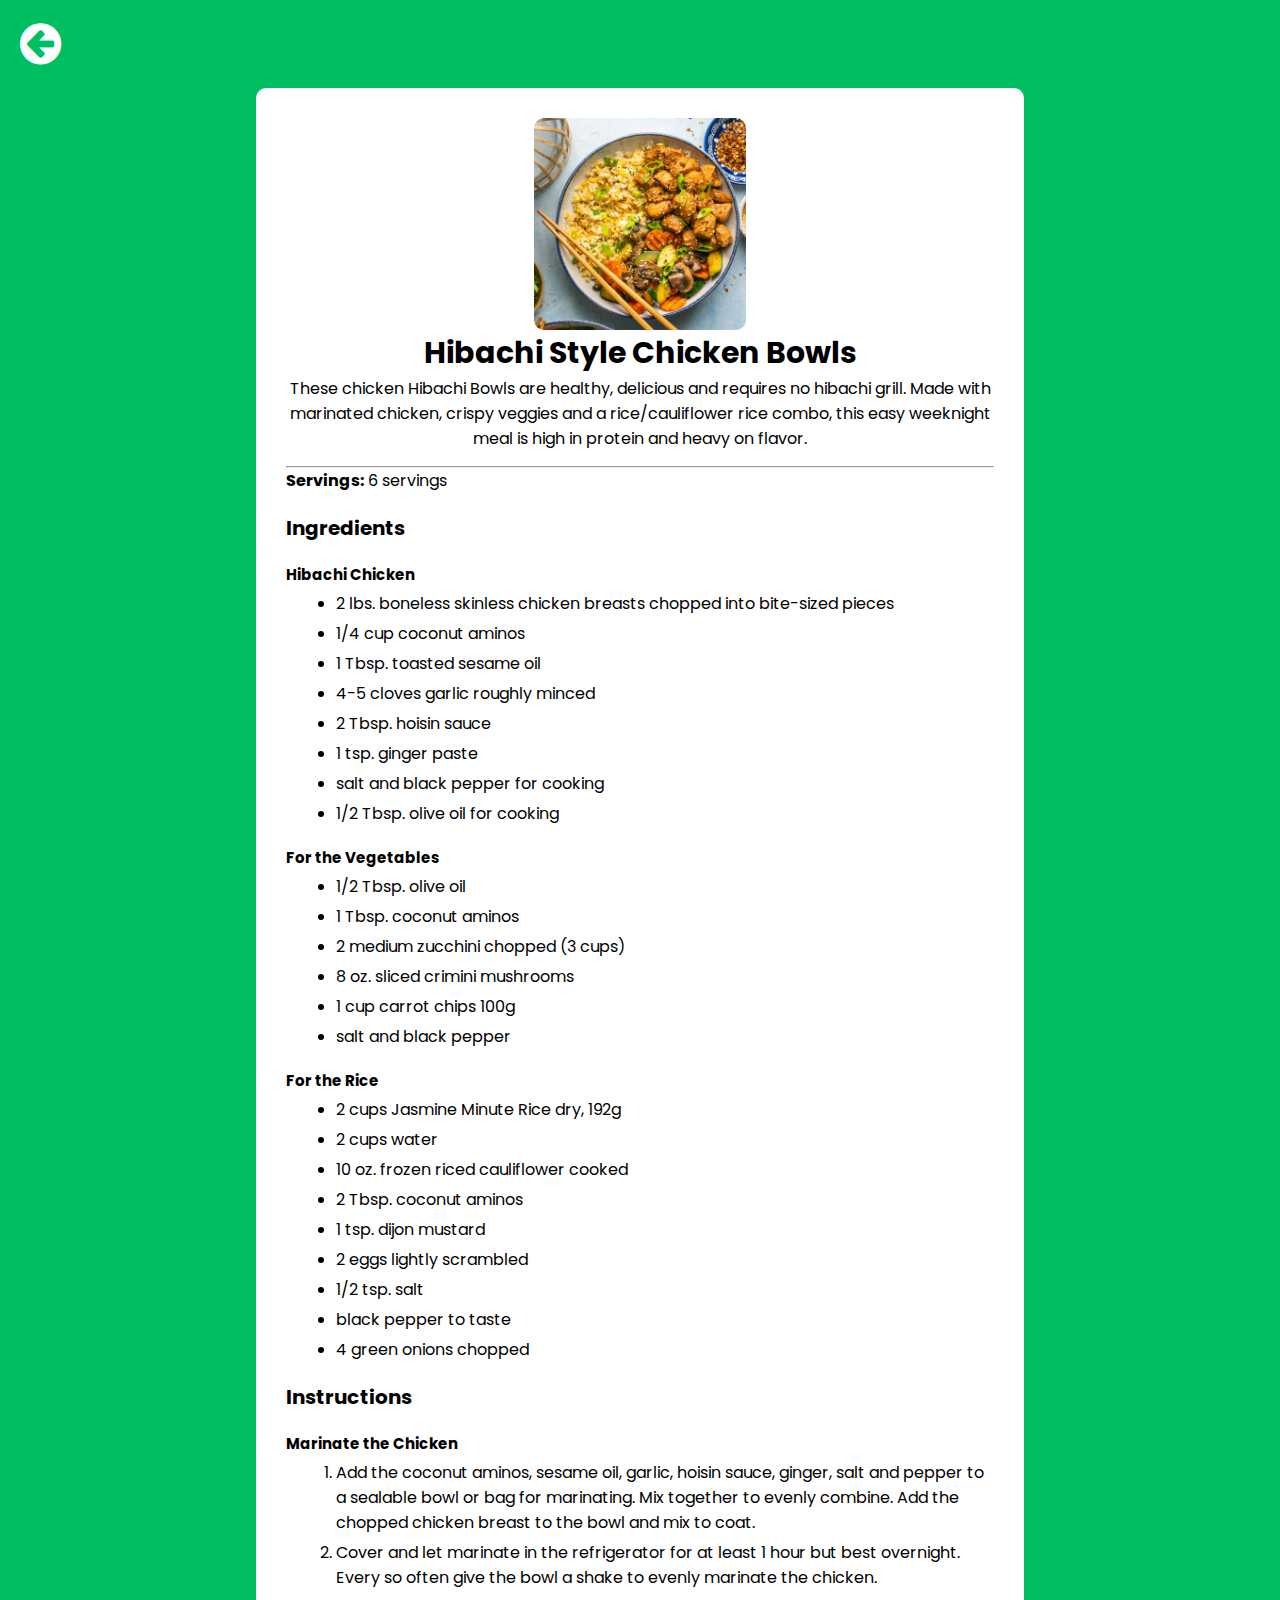
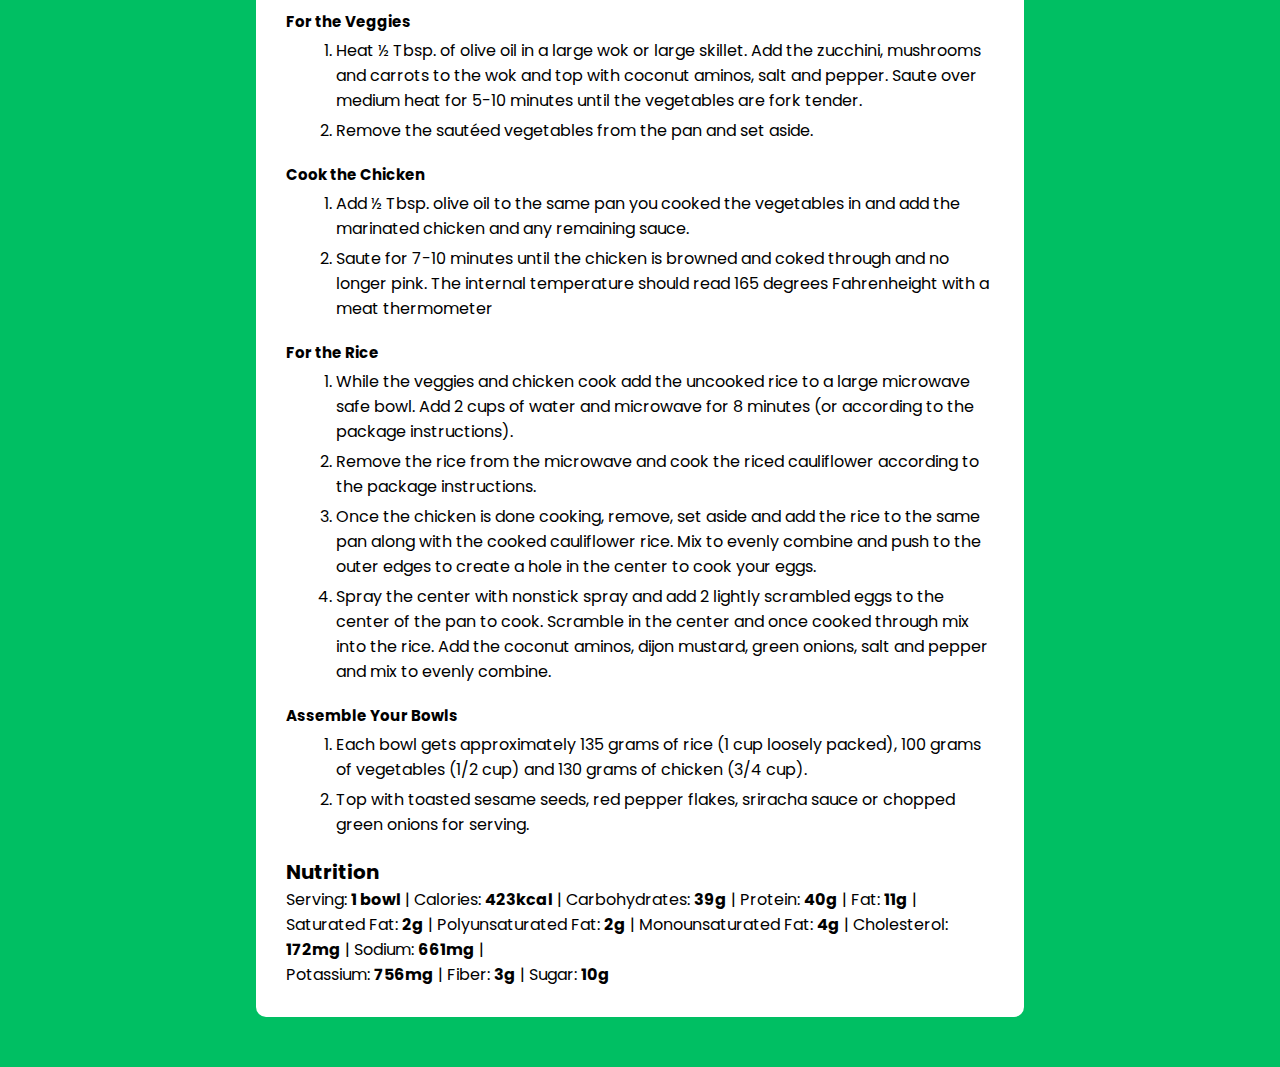
<file: Habachi.html>
<!DOCTYPE html>
<html lang="en">
<head>
	<meta charset="UTF-8">
	<meta http-equiv="X-UA-Compatible" content="IE=edge">
	<meta name="viewport" content="width=device-width, initial-scale=1.0">
	<title>Hibachi Style Chicken Bowls</title>
	<link rel="stylesheet" href="mealRecipe.css"/>
	<link rel="icon" href="Picture/Logo.png">
    <link rel="stylesheet" href="https://cdnjs.cloudflare.com/ajax/libs/font-awesome/4.7.0/css/font-awesome.min.css">
</head>
<body>

    <div class="bButton"><a href="recipe.html"><i class="fa fa-arrow-circle-left" style="font-size:48px;color:white"></i></a></div>


    <div class="container">

		<div class="heading">
			<img src="Picture/Hibachi Style Chicken Bowls.jpg" alt="">
			<h1>Hibachi Style Chicken Bowls</h1>
			<h4>These chicken Hibachi Bowls are healthy, delicious and requires no hibachi grill. Made with marinated chicken, crispy veggies and a rice/cauliflower rice combo, this easy weeknight meal is high in protein and heavy on flavor.</h4>
			<hr>
		</div>

        <p><span>Servings:</span> 6 servings</p>

		<h2>Ingredients</h2>
            <h3>Hibachi Chicken</h3>
			<ul>
                <li>2 lbs. boneless skinless chicken breasts chopped into bite-sized pieces</li>
                <li>1/4 cup coconut aminos</li>
                <li>1 Tbsp. toasted sesame oil</li>
                <li>4-5 cloves garlic roughly minced</li>
                <li>2 Tbsp. hoisin sauce</li>
                <li>1 tsp. ginger paste</li>
                <li>salt and black pepper for cooking</li>
                <li> 1/2 Tbsp. olive oil for cooking</li>
			</ul>

		<h3>For the Vegetables</h3>
			<ul>
                <li>1/2 Tbsp. olive oil</li>
                <li>1 Tbsp. coconut aminos</li>
                <li>2 medium zucchini chopped (3 cups)</li>
                <li>8 oz. sliced crimini mushrooms</li>
                <li>1 cup carrot chips 100g</li>
                <li>salt and black pepper</li>
            </ul>

		<h3>For the Rice</h3>
			<ul>
                <li>2 cups Jasmine Minute Rice dry, 192g</li>
                <li>2 cups water</li>
                <li>10 oz. frozen riced cauliflower cooked</li>
                <li>2 Tbsp. coconut aminos</li>
                <li>1 tsp. dijon mustard</li>
                <li>2 eggs lightly scrambled</li>
                <li>1/2 tsp. salt</li>
                <li>black pepper to taste</li>
                <li>4 green onions chopped</li>
			</ul>

		<h2>Instructions</h2>
        
        <h3>Marinate the Chicken</h3>
			<ol>
				<li>
                    Add the coconut aminos, sesame oil, garlic, hoisin sauce, ginger, salt and pepper to a sealable bowl or bag for marinating. Mix together to evenly combine. Add the chopped chicken breast to the bowl and mix to coat. 
                </li>
				<li>
                    Cover and let marinate in the refrigerator for at least 1 hour but best overnight. Every so often give the bowl a shake to evenly marinate the chicken. 
                </li>
			</ol>

        <h3>For the Veggies</h3>
			<ol>
				<li>
                    Heat ½ Tbsp. of olive oil in a large wok or large skillet. Add the zucchini, mushrooms and carrots to the wok and top with coconut aminos, salt and pepper. Saute over medium heat for 5-10 minutes until the vegetables are fork tender. 
                </li>
				<li>
                    Remove the sautéed vegetables from the pan and set aside. 
                </li>
			</ol>

        <h3>Cook the Chicken</h3>
			<ol>
				<li>
                    Add ½ Tbsp. olive oil to the same pan you cooked the vegetables in and add the marinated chicken and any remaining sauce. 
                </li>
				<li>
                    Saute for 7-10 minutes until the chicken is browned and coked through and no longer pink. The internal temperature should read 165 degrees Fahrenheight with a meat thermometer
                </li>
			</ol>

        <h3>For the Rice</h3>
			<ol>
				<li>
                    While the veggies and chicken cook add the uncooked rice to a large microwave safe bowl. Add 2 cups of water and microwave for 8 minutes (or according to the package instructions).
                </li>
				<li>
                    Remove the rice from the microwave and cook the riced cauliflower according to the package instructions.
                </li>
				<li>
                    Once the chicken is done cooking, remove, set aside and add the rice to the same pan along with the cooked cauliflower rice. Mix to evenly combine and push to the outer edges to create a hole in the center to cook your eggs.
                </li>
				<li>
                    Spray the center with nonstick spray and add 2 lightly scrambled eggs to the center of the pan to cook. Scramble in the center and once cooked through mix into the rice. Add the coconut aminos, dijon mustard, green onions, salt and pepper and mix to evenly combine. 
                </li>
			</ol>

        <h3>Assemble Your Bowls</h3>
			<ol>
				<li>
                    Each bowl gets approximately 135 grams of rice (1 cup loosely packed), 100 grams of vegetables (1/2 cup) and 130 grams of chicken (3/4 cup). 
                </li>
				<li>
                    Top with toasted sesame seeds, red pepper flakes, sriracha sauce or chopped green onions for serving.
                </li>
			</ol>

		<h2>Nutrition</h2>
		<p>Serving: <span>1 bowl</span> | 
			Calories: <span>423kcal</span> |
			Carbohydrates: <span>39g</span> |
			Protein: <span>40g</span> |
			Fat: <span>11g</span> |
			Saturated Fat: <span>2g</span> |
			Polyunsaturated Fat: <span>2g</span> |
			Monounsaturated Fat: <span>4g</span> |
			Cholesterol: <span>172mg</span> |
			Sodium: <span>661mg</span> |
            <br>
			Potassium: <span>756mg</span> |
			Fiber: <span>3g</span> |
			Sugar: <span>10g</span>
		
		</p>
    </div>


</body>
</html>
</file>
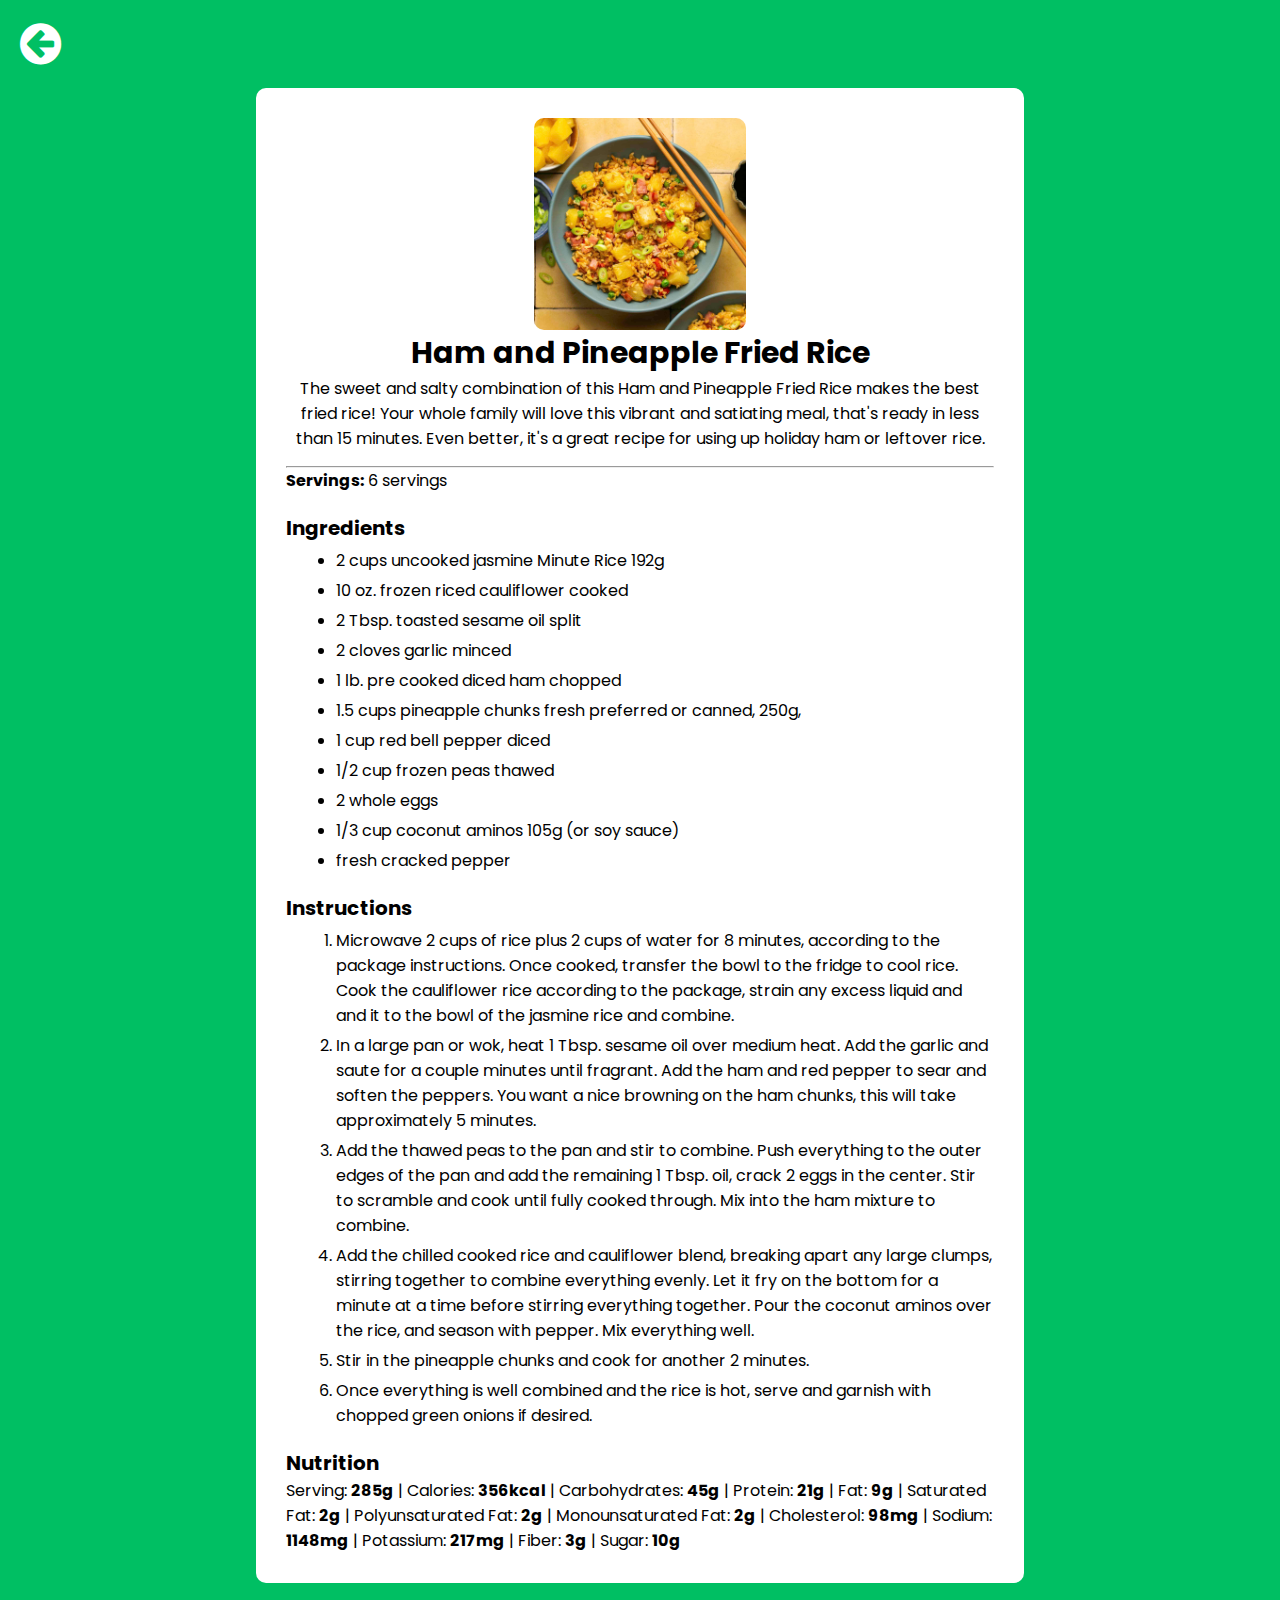
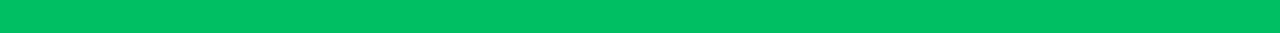
<file: HamRice.html>
<!DOCTYPE html>
<html lang="en">
<head>
	<meta charset="UTF-8">
	<meta http-equiv="X-UA-Compatible" content="IE=edge">
	<meta name="viewport" content="width=device-width, initial-scale=1.0">
	<title>Ham and Pineapple Fried Rice</title>
	<link rel="stylesheet" href="mealRecipe.css"/>
	<link rel="icon" href="Picture/Logo.png">
    <link rel="stylesheet" href="https://cdnjs.cloudflare.com/ajax/libs/font-awesome/4.7.0/css/font-awesome.min.css">
</head>
<body>

    <div class="bButton"><a href="recipe.html"><i class="fa fa-arrow-circle-left" style="font-size:48px;color:white"></i></a></div>


    <div class="container">

		<div class="heading">
			<img src="Picture/Ham and Pineapple Fried Rice.jpg" alt="">
			<h1>Ham and Pineapple Fried Rice</h1>
			<h4>The sweet and salty combination of this Ham and Pineapple Fried Rice makes the best fried rice! Your whole family will love this vibrant and satiating meal, that's ready in less than 15 minutes. Even better, it's a great recipe for using up holiday ham or leftover rice.</h4>
			<hr>
		</div>

        <p><span>Servings:</span> 6 servings</p>

		<h2>Ingredients</h2>
			<ul>
                <li>2 cups uncooked jasmine Minute Rice 192g</li>
                <li>10 oz. frozen riced cauliflower cooked</li>
                <li>2 Tbsp. toasted sesame oil split</li>
                <li>2 cloves garlic minced</li>
                <li>1 lb. pre cooked diced ham chopped</li>
                <li>1.5 cups pineapple chunks fresh preferred or canned, 250g,</li>
                <li>1 cup red bell pepper diced</li>
                <li>1/2 cup frozen peas thawed</li>
                <li>2 whole eggs</li>
                <li>1/3 cup coconut aminos 105g (or soy sauce)</li>
                <li>fresh cracked pepper</li>
			</ul>

		<h2>Instructions</h2>
			<ol>
				<li>
                    Microwave 2 cups of rice plus 2 cups of water for 8 minutes, according to the package instructions. Once cooked, transfer the bowl to the fridge to cool rice. Cook the cauliflower rice according to the package, strain any excess liquid and and it to the bowl of the jasmine rice and combine.
                </li>
				<li>
                    In a large pan or wok, heat 1 Tbsp. sesame oil over medium heat. Add the garlic and saute for a couple minutes until fragrant. Add the ham and red pepper to sear and soften the peppers. You want a nice browning on the ham chunks, this will take approximately 5 minutes. 
                </li>
				<li>
                    Add the thawed peas to the pan and stir to combine. Push everything to the outer edges of the pan and add the remaining 1 Tbsp. oil, crack 2 eggs in the center. Stir to scramble and cook until fully cooked through. Mix into the ham mixture to combine. 
                </li>
				<li>
                    Add the chilled cooked rice and cauliflower blend, breaking apart any large clumps, stirring together to combine everything evenly. Let it fry on the bottom for a minute at a time before stirring everything together. Pour the coconut aminos over the rice, and season with pepper. Mix everything well.
                </li>
				<li>
                    Stir in the pineapple chunks and cook for another 2 minutes.
                </li>
				<li>
                    Once everything is well combined and the rice is hot, serve and garnish with chopped green onions if desired. 
                </li>
			</ol>


		<h2>Nutrition</h2>
		<p>Serving: <span>285g</span> | 
			Calories: <span>356kcal</span> |
			Carbohydrates: <span>45g</span> |
			Protein: <span>21g</span> |
			Fat: <span>9g</span> |
			Saturated Fat: <span>2g</span> |
			Polyunsaturated Fat: <span>2g</span> |
			Monounsaturated Fat: <span>2g</span> |
			Cholesterol: <span>98mg</span> |
			Sodium: <span>1148mg</span> |
			Potassium: <span>217mg</span> |
			Fiber: <span>3g</span> |
			Sugar: <span>10g</span>
		
		</p>
    </div>


</body>
</html>
</file>
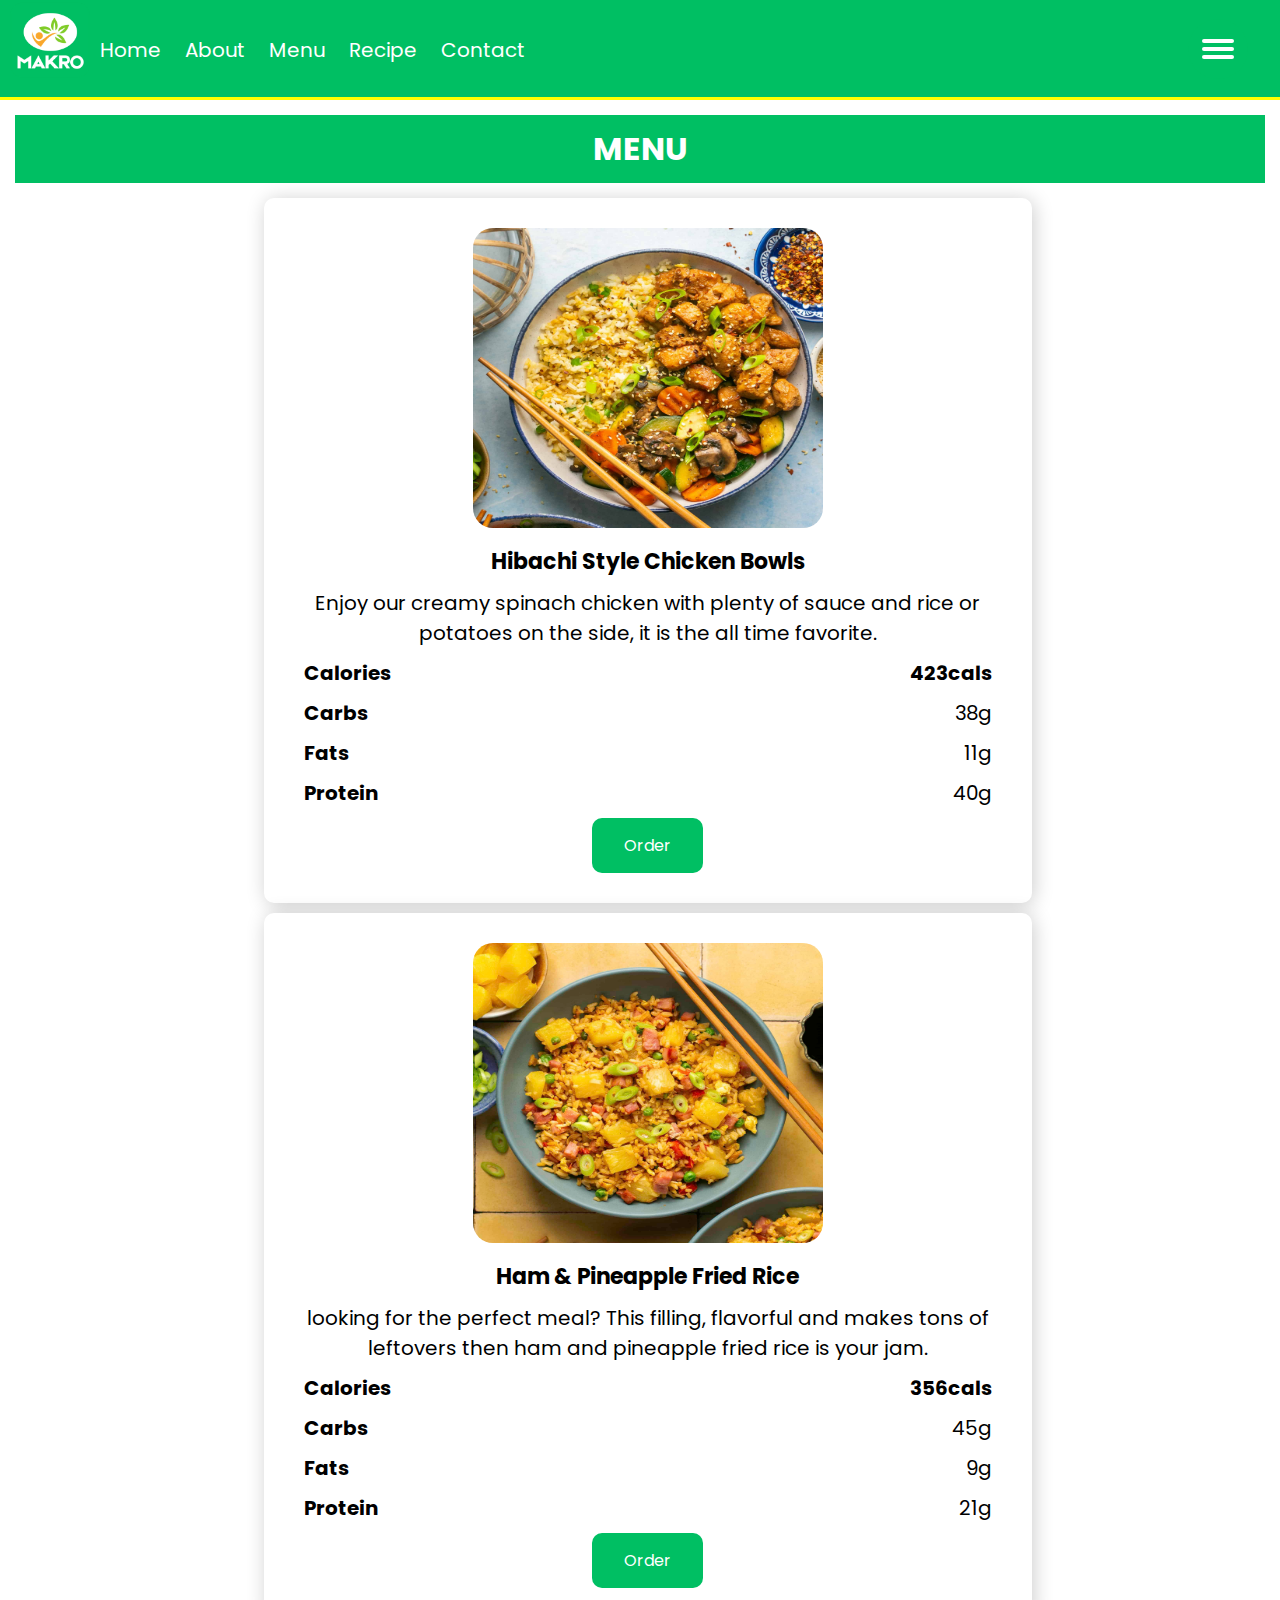
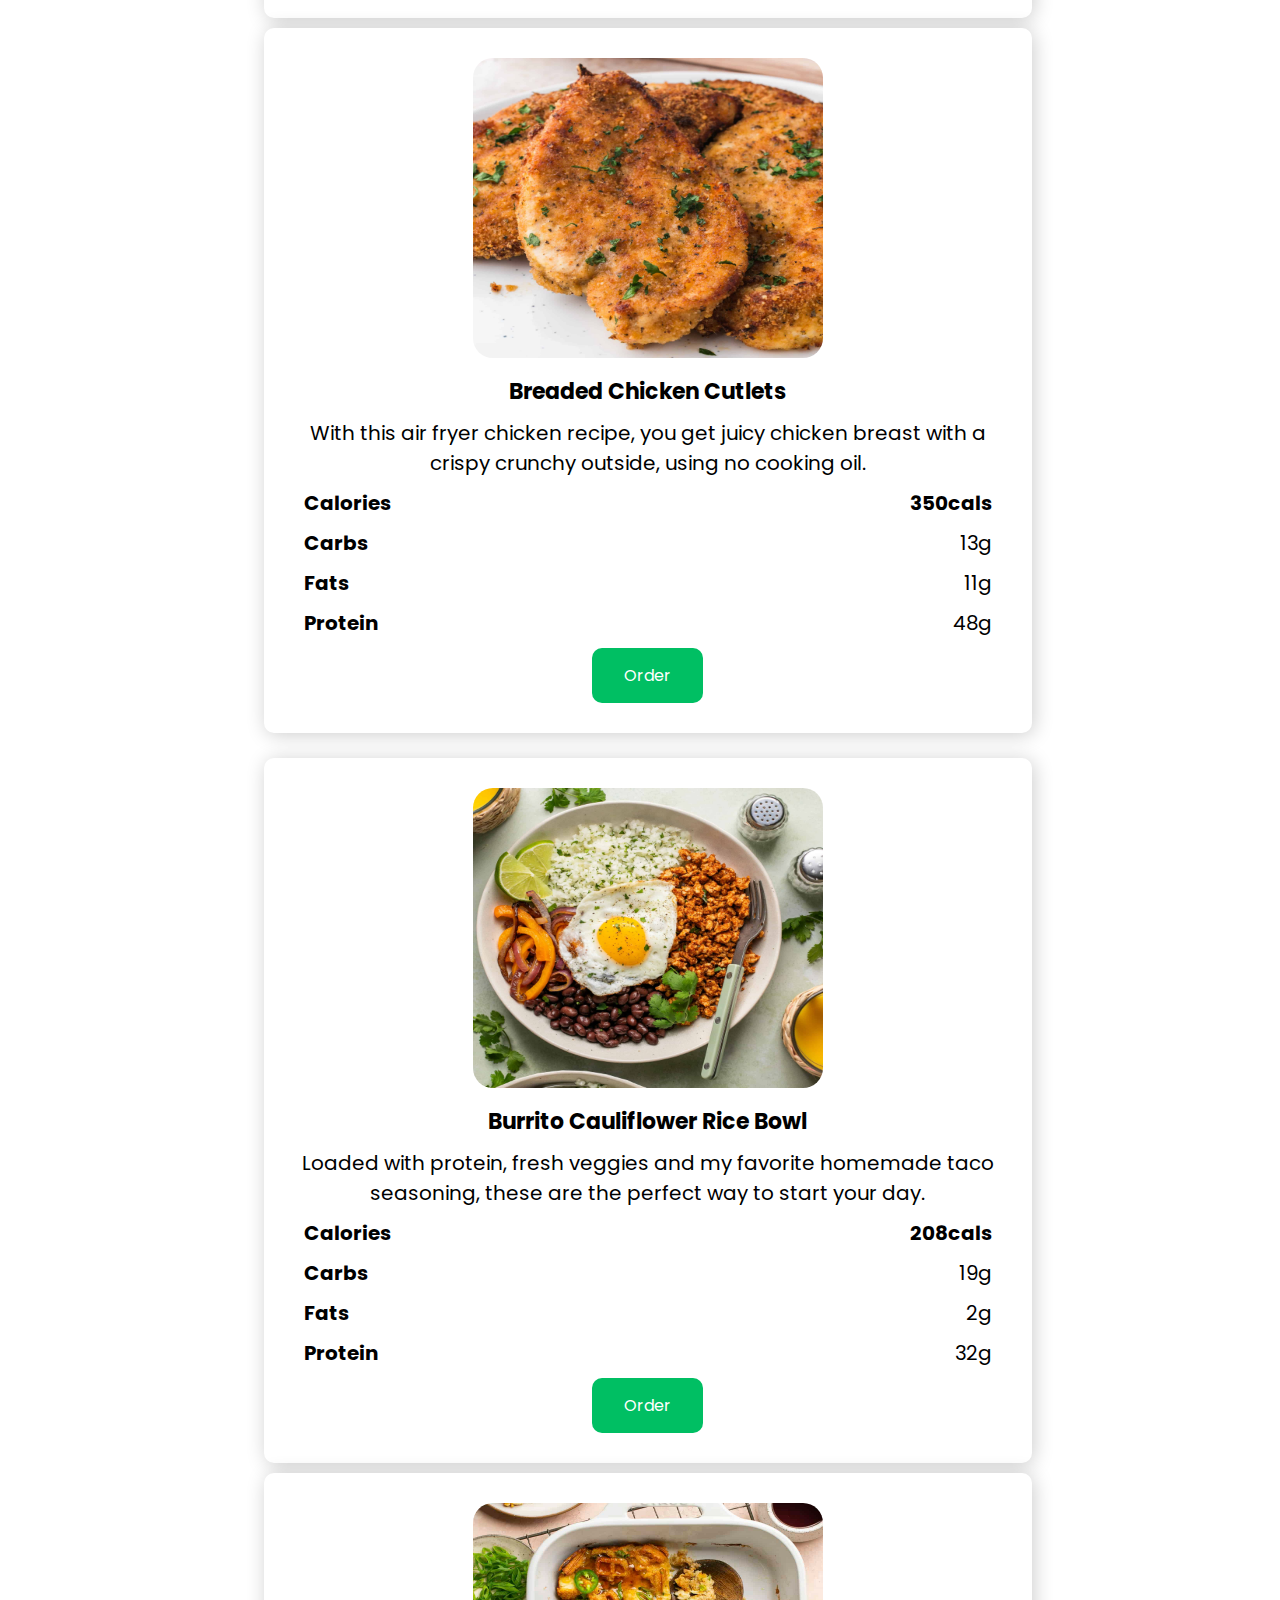
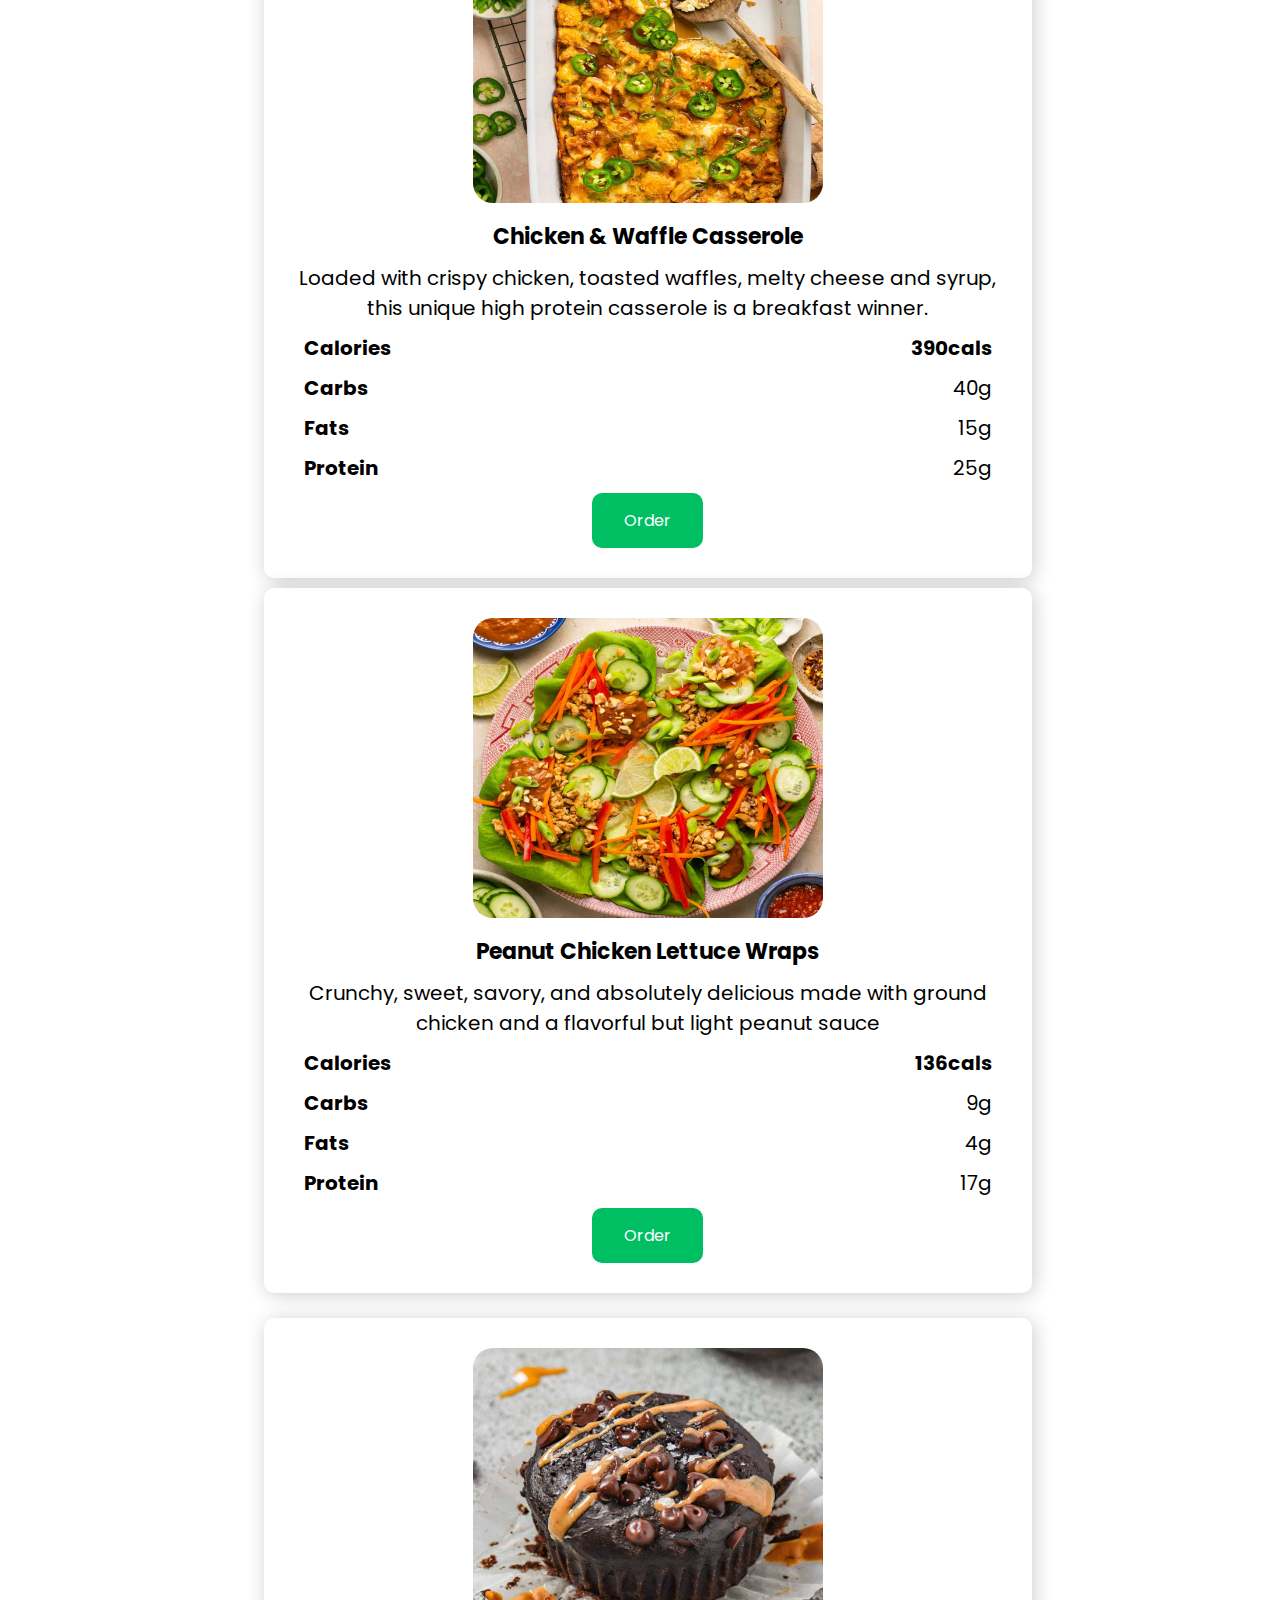
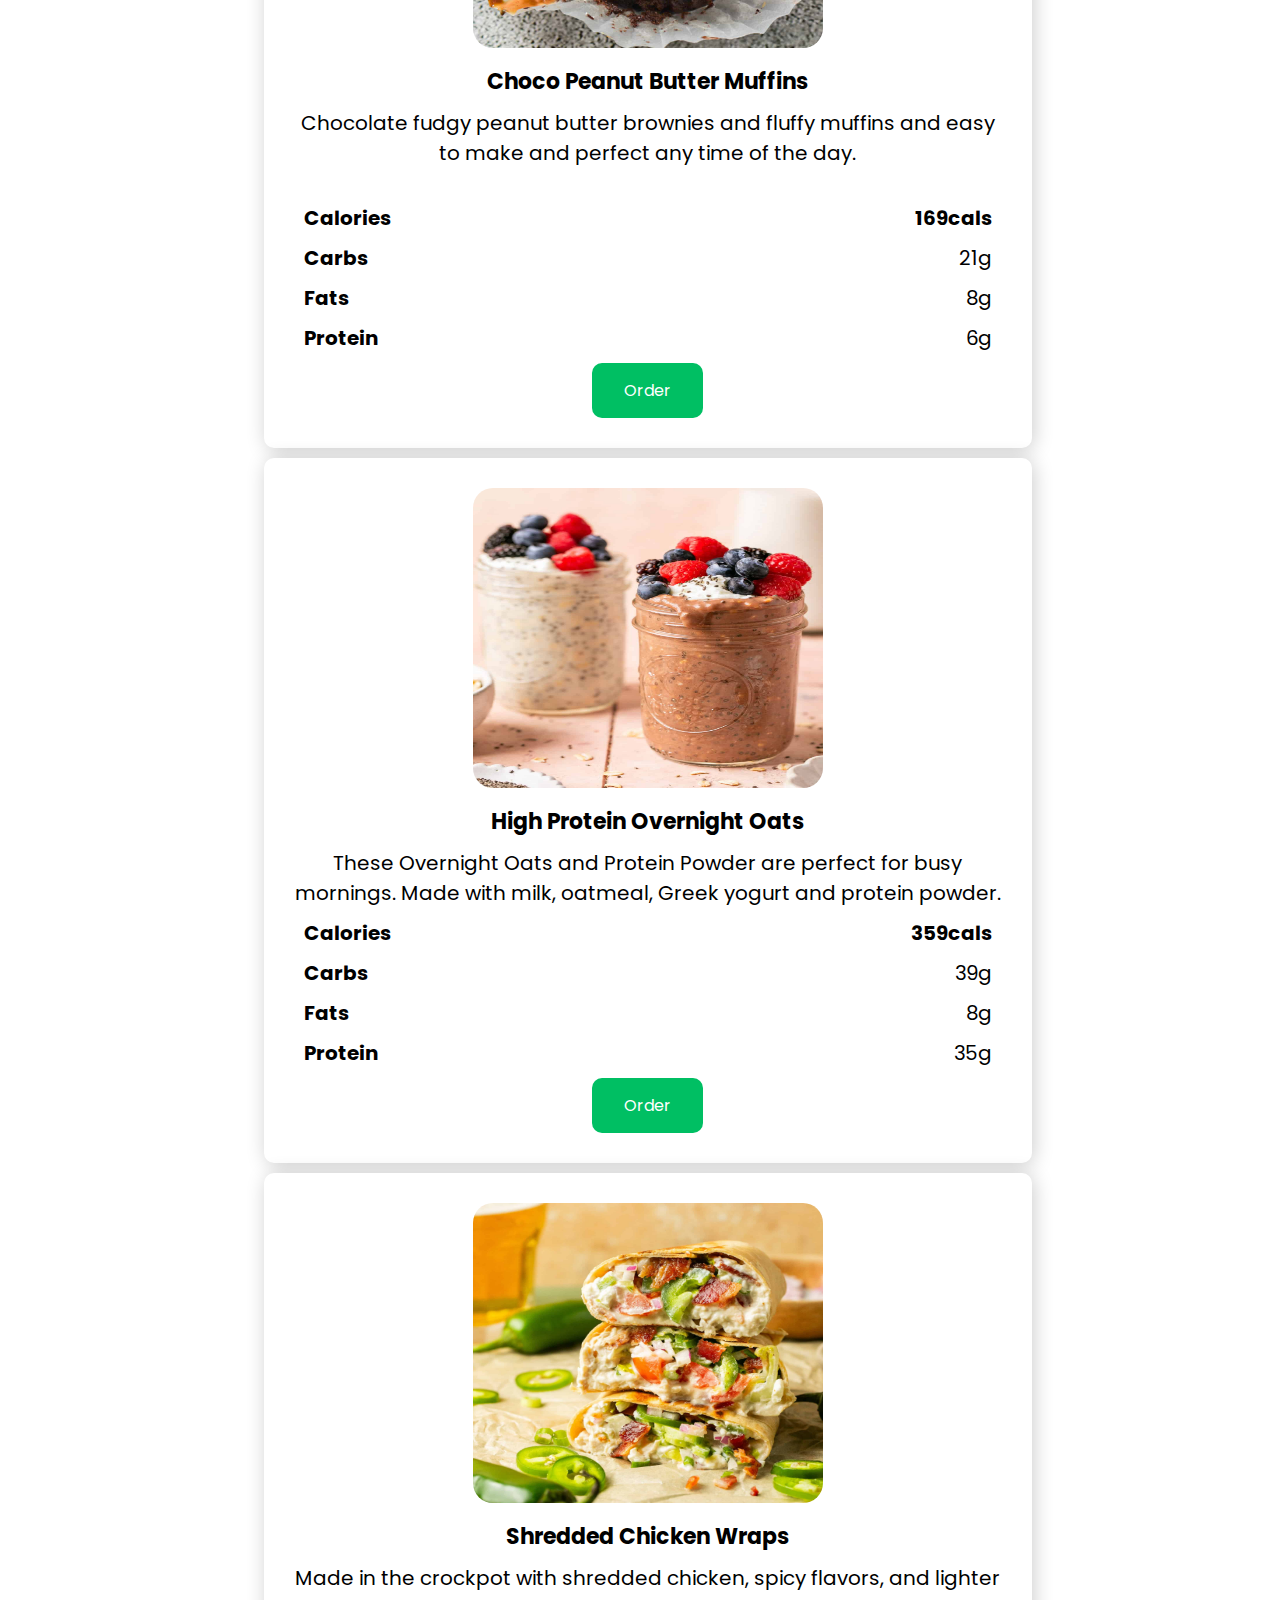
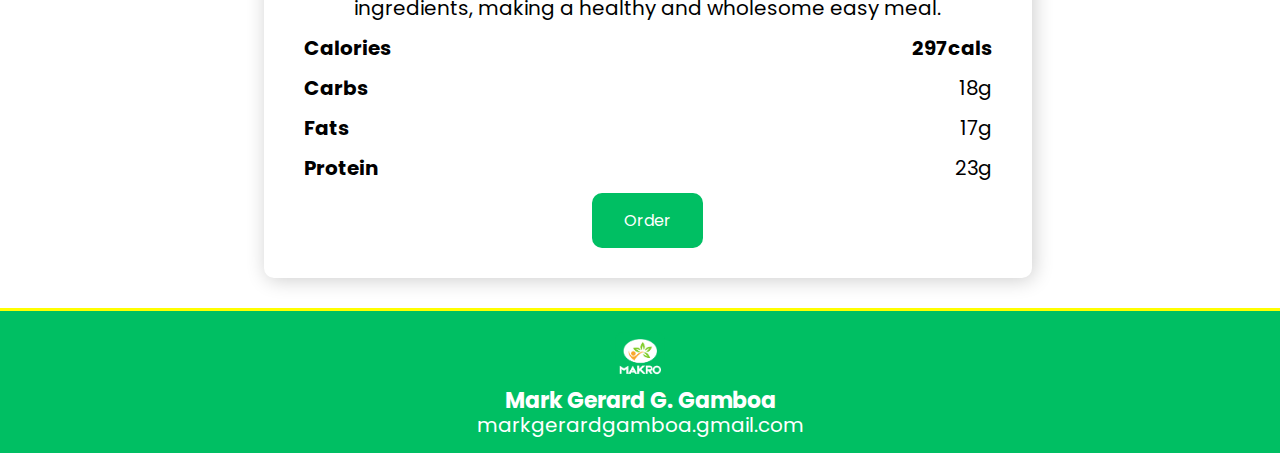
<file: menu.html>
<!DOCTYPE html>
<html lang="en">
<head>
	<meta charset="UTF-8">
	<meta http-equiv="X-UA-Compatible" content="IE=edge">
	<meta name="viewport" content="width=device-width, initial-scale=1.0">
	<title>Menu</title>
	<link rel="stylesheet" href="style.css" />
    <link rel="stylesheet" href="menu.css">
	<link rel="icon" href="Picture/Logo.png">
</head>
<body>

	<div class="navbar">
    	<div class="logo">
          <a href="index.html"><img src="Picture/Logo.png" alt="" width="90"/></a>
        </div>
        <div class="nav">
          <ul>
            <a href="index.html"><li>Home</li></a>
            <a href="about.html"><li>About</li></a>
            <a href="menu.html"><li>Menu</li></a>
            <a href="recipe.html"><li>Recipe</li></a>
            <a href="contact.html"><li>Contact</li></a>
          </ul>
          </div>

		  <div class="menu-toggle">
			<div class="hamburger">
				<span></span>
			</div>
		</div>
    </div>

	<div class="app">
		<div class="sidebar">
			<nav class="menu">
				<a href="index.html" class="menu-item is-active">Home</a>
				<a href="about.html" class="menu-item">About</a>
				<a href="menu.html" class="menu-item">Menu</a>
				<a href="recipe.html" class="menu-item">Recipe</a>
				<a href="contact.html" class="menu-item">Contacts</a>
				<a href="ordernow.html" class="menu-item">Order Now</a>
			</nav>

		</div>

        <div class="content">
            <div class="breakline">
				<h1>MENU</h1>
			</div>

   
            <div class="row-2">
				<div class="column">
					<img class="picture" src="Picture/Hibachi Style Chicken Bowls.jpg" alt="Creamy Spinach Chicken">
					<h2>Hibachi Style Chicken Bowls</h2>
					<p>Enjoy our creamy spinach chicken with plenty of sauce and rice or potatoes on the side, it is the all time favorite.  </p>
					<div class="row1">
						<div class="column1">
							<p class="macros1">Calories</p>
							<p class="macros">Carbs</p>
							<p class="macros">Fats</p>
							<p class="macros">Protein</p>
						</div>
						<div class="column2">
							<p class="macros1">423cals</p>
							<p>38g</p>
							<p>11g</p>
							<p>40g</p>
						</div>
					</div>
                    <a href="ordernow.html"><button>Order</button></a>
				</div>
				<div class="column-2">
					<img class="picture" src="Picture/Ham and Pineapple Fried Rice.jpg" alt="Chicken Alfredo Pasta">
					<h2>Ham & Pineapple Fried Rice</h2>
					<p>looking for the perfect meal? This filling, flavorful and makes tons of leftovers then ham and pineapple fried rice is your jam. </p>
					<div class="row1">
						<div class="column1">
							<p class="macros1">Calories</p>
							<p class="macros">Carbs</p>
							<p class="macros">Fats</p>
							<p class="macros">Protein</p>
						</div>
						<div class="column2">
							<p class="macros1">356cals</p>
							<p>45g</p>
							<p>9g</p>
							<p>21g</p>
						</div>
					</div>
                    <a href="ordernow.html"><button>Order</button></a>
				</div>
				<div class="column-2">
					<img class="picture" src="Picture/Breaded Chicken Cutlets.jpg" alt="Beef Broccoli">
					<h2>Breaded Chicken Cutlets</h2>
					<p>With this air fryer chicken recipe, you get juicy chicken breast with a crispy crunchy outside, using no cooking oil. </p>
					<div class="row1">
						<div class="column1">
							<p class="macros1">Calories</p>
							<p class="macros">Carbs</p>
							<p class="macros">Fats</p>
							<p class="macros">Protein</p>
						</div>
						<div class="column2">
							<p class="macros1">350cals</p>
							<p>13g</p>
							<p>11g</p>
							<p>48g</p>
						</div>
					</div>
                    <a href="ordernow.html"><button>Order</button></a>
				</div>
			</div> 

            <div class="row-2">
				<div class="column">
					<img class="picture" src="Picture/Burrito Bowl.jpg" alt="Creamy Spinach Chicken">
					<h2>Burrito Cauliflower Rice Bowl</h2>
					<p>Loaded with protein, fresh veggies and my favorite homemade taco seasoning, these are the perfect way to start your day.</p>
					<div class="row1">
						<div class="column1">
							<p class="macros1">Calories</p>
							<p class="macros">Carbs</p>
							<p class="macros">Fats</p>
							<p class="macros">Protein</p>
						</div>
						<div class="column2">
							<p class="macros1">208cals</p>
							<p>19g</p>
							<p>2g</p>
							<p>32g</p>
						</div>
					</div>
                    <a href="ordernow.html"><button>Order</button></a>
				</div>
				<div class="column-2">
					<img class="picture" src="Picture/Chicken and Waffle Casserole.jpg" alt="Chicken Alfredo Pasta">
					<h2>Chicken & Waffle Casserole</h2>
					<p>Loaded with crispy chicken, toasted waffles, melty cheese and syrup, this unique high protein casserole is a breakfast winner.</p>
					<div class="row1">
						<div class="column1">
							<p class="macros1">Calories</p>
							<p class="macros">Carbs</p>
							<p class="macros">Fats</p>
							<p class="macros">Protein</p>
						</div>
						<div class="column2">
							<p class="macros1">390cals</p>
							<p>40g</p>
							<p>15g</p>
							<p>25g</p>
						</div>
					</div>
                    <a href="ordernow.html"><button>Order</button></a>
				</div>
				<div class="column-2">
					<img class="picture" src="Picture/Chicken Lettuce Wrap.jpg" alt="Beef Broccoli">
					<h2>Peanut Chicken Lettuce Wraps</h2>
					<p>Crunchy, sweet, savory, and absolutely delicious made with ground chicken and a flavorful but light peanut sauce </p>
					<div class="row1">
						<div class="column1">
							<p class="macros1">Calories</p>
							<p class="macros">Carbs</p>
							<p class="macros">Fats</p>
							<p class="macros">Protein</p>
						</div>
						<div class="column2">
							<p class="macros1">136cals</p>
							<p>9g</p>
							<p>4g</p>
							<p>17g</p>
						</div>
					</div>
                    <a href="ordernow.html"><button>Order</button></a>
				</div>
			</div> 

            <div class="row-2">
				<div class="column">
					<img class="picture" src="Picture/Chocolate Greek Yogurt Peanut Butter Muffins.jpg" alt="Creamy Spinach Chicken">
					<h2>Choco Peanut Butter Muffins</h2>
					<p>Chocolate fudgy peanut butter brownies and fluffy muffins and easy to make and perfect any time of the day. </p>
					<br>
					<div class="row1">
						<div class="column1">
							<p class="macros1">Calories</p>
							<p class="macros">Carbs</p>
							<p class="macros">Fats</p>
							<p class="macros">Protein</p>
						</div>
						<div class="column2">
							<p class="macros1">169cals</p>
							<p>21g</p>
							<p>8g</p>
							<p>6g</p>
						</div>
					</div>
                    <a href="ordernow.html"><button>Order</button></a>
				</div>
				<div class="column-2">
					<img class="picture" src="Picture/High Protein Overnight Oats.jpg" alt="Chicken Alfredo Pasta">
					<h2>High Protein Overnight Oats</h2>
					<p>These Overnight Oats and Protein Powder are perfect for busy mornings. Made with milk, oatmeal, Greek yogurt and protein powder.</p>
					<div class="row1">
						<div class="column1">
							<p class="macros1">Calories</p>
							<p class="macros">Carbs</p>
							<p class="macros">Fats</p>
							<p class="macros">Protein</p>
						</div>
						<div class="column2">
							<p class="macros1">359cals</p>
							<p>39g</p>
							<p>8g</p>
							<p>35g</p>
						</div>
					</div>
                    <a href="ordernow.html"><button>Order</button></a>
				</div>
				<div class="column-2">
					<img class="picture" src="Picture/Shredded Chicken Wraps.jpg" alt="Beef Broccoli">
					<h2>Shredded Chicken Wraps</h2>
					<p>Made in the crockpot with shredded chicken, spicy flavors, and lighter ingredients, making a healthy and wholesome easy meal.</p>
					<div class="row1">
						<div class="column1">
							<p class="macros1">Calories</p>
							<p class="macros">Carbs</p>
							<p class="macros">Fats</p>
							<p class="macros">Protein</p>
						</div>
						<div class="column2">
							<p class="macros1">297cals</p>
							<p>18g</p>
							<p>17g</p>
							<p>23g</p>
						</div>
					</div>
                    <a href="ordernow.html"><button>Order</button></a>
				</div>
			</div> 

			<div class="footer">
				<img class="logofooter" src="./Picture/Logo.png" alt="" width="50px">
				<h2>Mark Gerard G. Gamboa</h2>
				<p>markgerardgamboa.gmail.com</p>
			</div>
        </div>
	</div>

	

	<script>
		const menu_toggle = document.querySelector('.menu-toggle');
		const sidebar = document.querySelector('.sidebar');

		menu_toggle.addEventListener('click', () => {
			menu_toggle.classList.toggle('is-active');
			sidebar.classList.toggle('is-active');
		});
	</script>
</body>
</html>
</file>
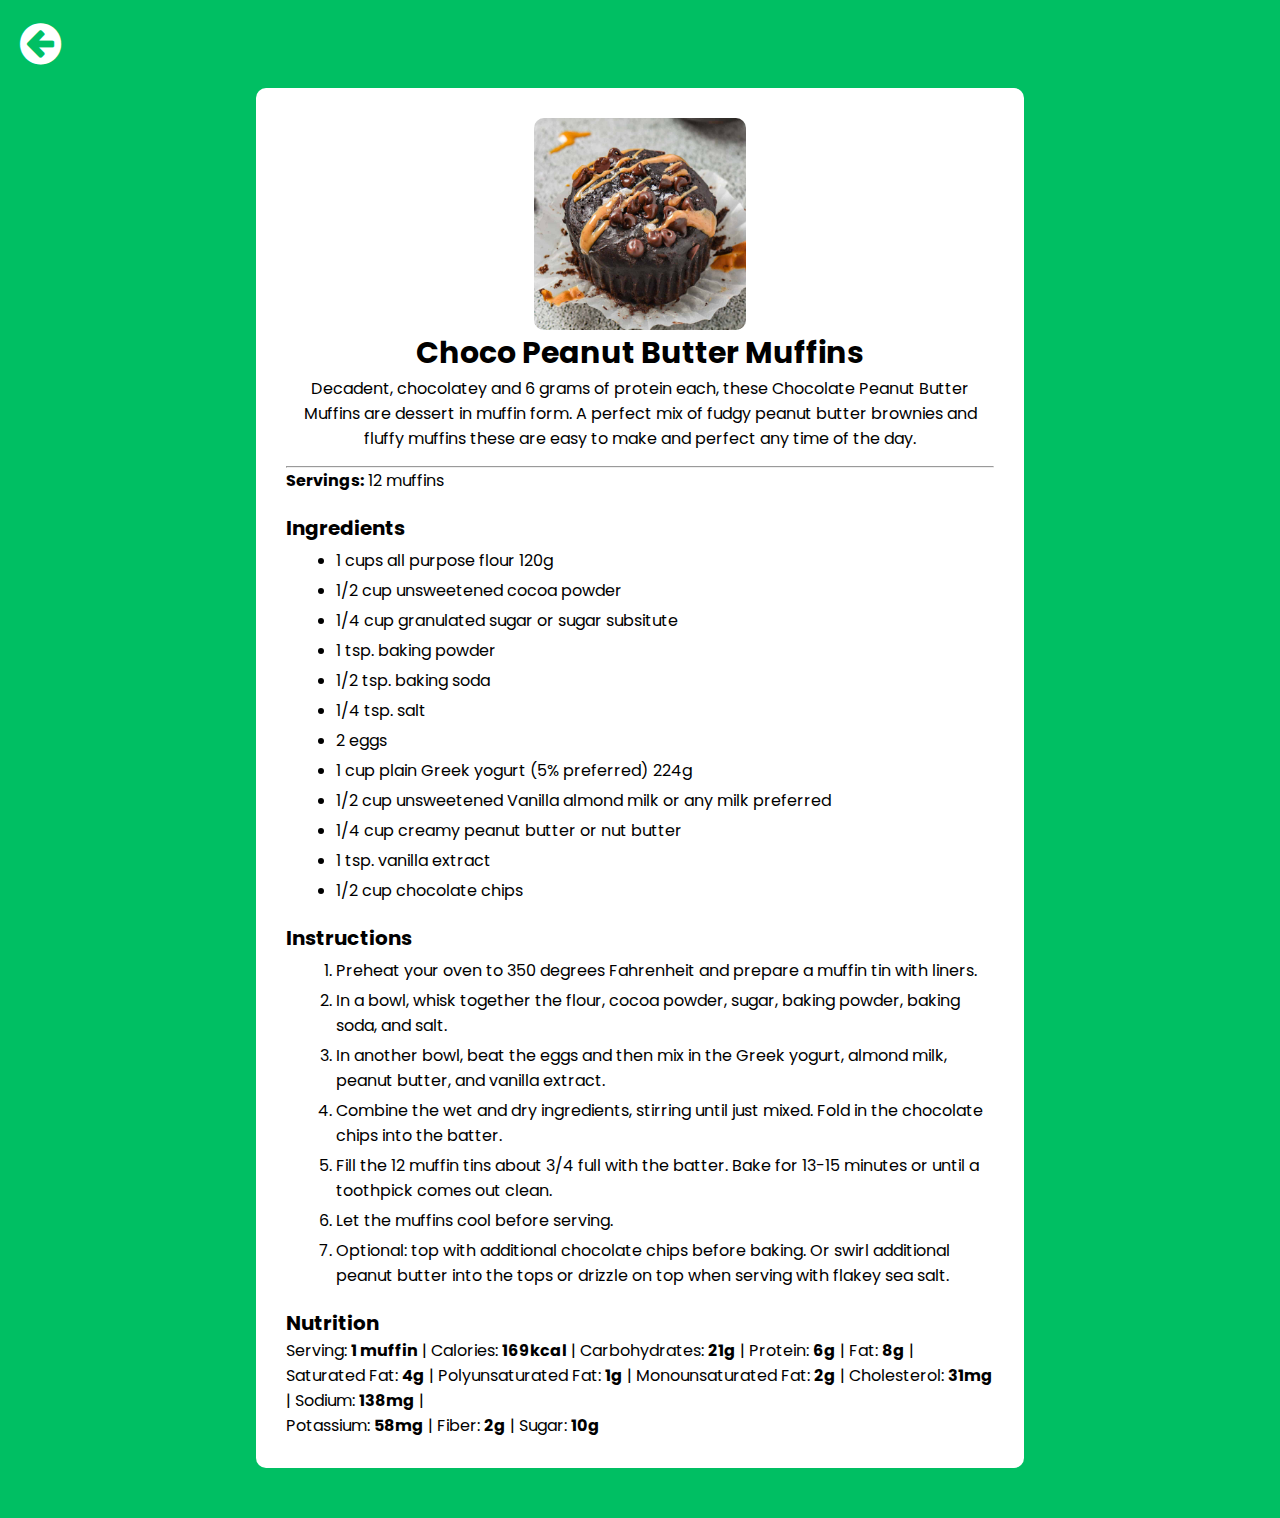
<file: Muffin.html>
<!DOCTYPE html>
<html lang="en">
<head>
	<meta charset="UTF-8">
	<meta http-equiv="X-UA-Compatible" content="IE=edge">
	<meta name="viewport" content="width=device-width, initial-scale=1.0">
	<title>Choco Peanut Butter Muffins</title>
	<link rel="stylesheet" href="mealRecipe.css"/>
	<link rel="icon" href="Picture/Logo.png">
    <link rel="stylesheet" href="https://cdnjs.cloudflare.com/ajax/libs/font-awesome/4.7.0/css/font-awesome.min.css">
</head>
<body>

    <div class="bButton"><a href="recipe.html"><i class="fa fa-arrow-circle-left" style="font-size:48px;color:white"></i></a></div>


    <div class="container">

		<div class="heading">
			<img src="Picture/Chocolate Greek Yogurt Peanut Butter Muffins.jpg" alt="">
			<h1>Choco Peanut Butter Muffins</h1>
			<h4>Decadent, chocolatey and 6 grams of protein each, these Chocolate Peanut Butter Muffins are dessert in muffin form. A perfect mix of fudgy peanut butter brownies and fluffy muffins these are easy to make and perfect any time of the day.</h4>
			<hr>
		</div>

        <p><span>Servings:</span> 12 muffins</p>

		<h2>Ingredients</h2>
			<ul>
                <li>1 cups all purpose flour 120g</li>
                <li>1/2 cup unsweetened cocoa powder</li>
                <li>1/4 cup granulated sugar or sugar subsitute</li>
                <li>1 tsp. baking powder</li>
                <li>1/2 tsp. baking soda</li>
                <li>1/4 tsp. salt</li>
                <li>2 eggs</li>
                <li>1 cup plain Greek yogurt (5% preferred) 224g</li>
                <li>1/2 cup unsweetened Vanilla almond milk or any milk preferred</li>
                <li>1/4 cup creamy peanut butter or nut butter</li>
                <li>1 tsp. vanilla extract</li>
                <li>1/2 cup chocolate chips</li>
			</ul>

		<h2>Instructions</h2>
			<ol>
				<li>
                    Preheat your oven to 350 degrees Fahrenheit and prepare a muffin tin with liners.
                </li>
				<li>
                    In a bowl, whisk together the flour, cocoa powder, sugar, baking powder, baking soda, and salt.
                </li>
				<li>
                    In another bowl, beat the eggs and then mix in the Greek yogurt, almond milk, peanut butter, and vanilla extract.
                </li>
				<li>
                    Combine the wet and dry ingredients, stirring until just mixed. Fold in the chocolate chips into the batter.
                </li>
				<li>
                    Fill the 12 muffin tins about 3/4 full with the batter. Bake for 13-15 minutes or until a toothpick comes out clean.
                </li>
				<li>
                    Let the muffins cool before serving.
                </li>
				<li>
                    Optional: top with additional chocolate chips before baking. Or swirl additional peanut butter into the tops or drizzle on top when serving with flakey sea salt.
                </li>
			</ol>


		<h2>Nutrition</h2>
		<p>Serving: <span>1 muffin</span> | 
			Calories: <span>169kcal</span> |
			Carbohydrates: <span>21g</span> |
			Protein: <span>6g</span> |
			Fat: <span>8g</span> |
			Saturated Fat: <span>4g</span> |
			Polyunsaturated Fat: <span>1g</span> |
			Monounsaturated Fat: <span>2g</span> |
			Cholesterol: <span>31mg</span> |
			Sodium: <span>138mg</span> |
            <br>
			Potassium: <span>58mg</span> |
			Fiber: <span>2g</span> |
			Sugar: <span>10g</span>
		
		</p>
    </div>


</body>
</html>
</file>
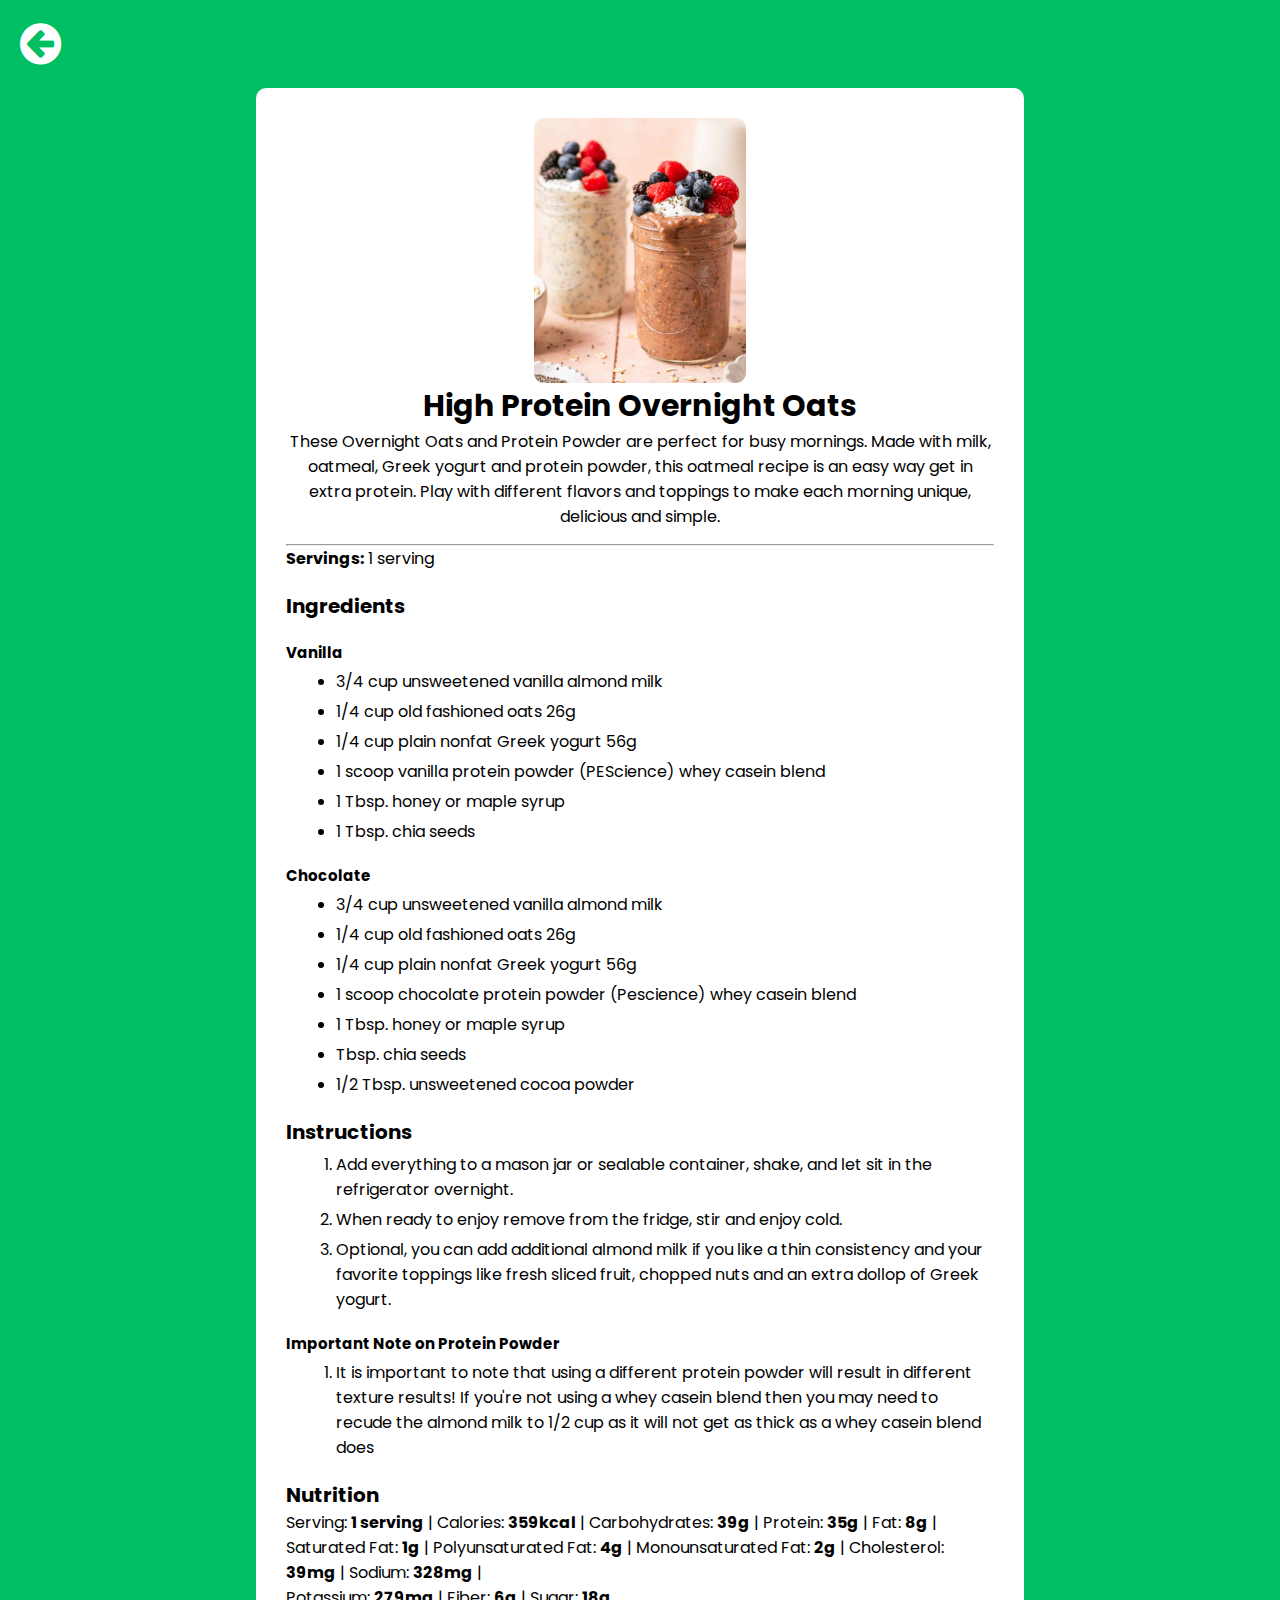
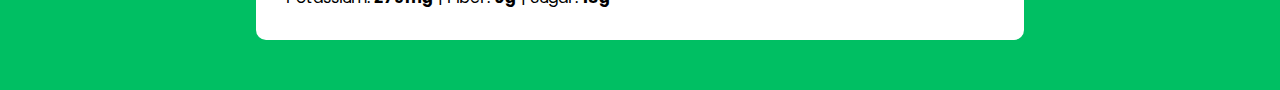
<file: Oats.html>
<!DOCTYPE html>
<html lang="en">
<head>
	<meta charset="UTF-8">
	<meta http-equiv="X-UA-Compatible" content="IE=edge">
	<meta name="viewport" content="width=device-width, initial-scale=1.0">
	<title>High Protein Overnight Oats</title>
	<link rel="stylesheet" href="mealRecipe.css"/>
	<link rel="icon" href="Picture/Logo.png">
    <link rel="stylesheet" href="https://cdnjs.cloudflare.com/ajax/libs/font-awesome/4.7.0/css/font-awesome.min.css">
</head>
<body>

    <div class="bButton"><a href="recipe.html"><i class="fa fa-arrow-circle-left" style="font-size:48px;color:white"></i></a></div>


    <div class="container">
		<div class="heading">
			<img src="Picture/High Protein Overnight Oats.jpg" alt="">
			<h1>High Protein Overnight Oats</h1>
			<h4>These Overnight Oats and Protein Powder are perfect for busy mornings. Made with milk, oatmeal, Greek yogurt and protein powder, this oatmeal recipe is an easy way get in extra protein. Play with different flavors and toppings to make each morning unique, delicious and simple.</h4>
			<hr>
		</div>

        <p><span>Servings:</span> 1 serving</p>

		<h2>Ingredients</h2>
        <h3>Vanilla</h3>
			<ul>
                <li>3/4 cup unsweetened vanilla almond milk</li>
                <li>1/4 cup old fashioned oats 26g</li>
                <li>1/4 cup plain nonfat Greek yogurt 56g</li>
                <li>1 scoop vanilla protein powder (PEScience) whey casein blend</li>
                <li>1 Tbsp. honey or maple syrup</li>
                <li>1 Tbsp. chia seeds</li>
			</ul>

        <h3>Chocolate</h3>
			<ul>
                <li>3/4 cup unsweetened vanilla almond milk</li>
                <li>1/4 cup old fashioned oats 26g</li>
                <li>1/4 cup plain nonfat Greek yogurt 56g</li>
                <li>1 scoop chocolate protein powder (Pescience) whey casein blend</li>
                <li>1 Tbsp. honey or maple syrup</li>
                <li> Tbsp. chia seeds</li>
                <li>1/2 Tbsp. unsweetened cocoa powder</li>
			</ul>

		<h2>Instructions</h2>
			<ol>
				<li>
                    Add everything to a mason jar or sealable container, shake, and let sit in the refrigerator overnight. 
                </li>
				<li>
                    When ready to enjoy remove from the fridge, stir and enjoy cold. 
                </li>
				<li>
                    Optional, you can add additional almond milk if you like a thin consistency and your favorite toppings like fresh sliced fruit, chopped nuts and an extra dollop of Greek yogurt. 
                </li>
			</ol>

            <h3>Important Note on Protein Powder</h3>
            <ol>
				<li>
                    It is important to note that using a different protein powder will result in different texture results! If you're not using a whey casein blend then you may need to recude the almond milk to 1/2 cup as it will not get as thick as a whey casein blend does
                </li>

			</ol>


		<h2>Nutrition</h2>
		<p>Serving: <span>1 serving</span> | 
			Calories: <span>359kcal</span> |
			Carbohydrates: <span>39g</span> |
			Protein: <span>35g</span> |
			Fat: <span>8g</span> |
			Saturated Fat: <span>1g</span> |
			Polyunsaturated Fat: <span>4g</span> |
			Monounsaturated Fat: <span>2g</span> |
			Cholesterol: <span>39mg</span> |
			Sodium: <span>328mg</span> |
            <br>
			Potassium: <span>279mg</span> |
			Fiber: <span>6g</span> |
			Sugar: <span>18g</span>
		
		</p>
    </div>


</body>
</html>
</file>
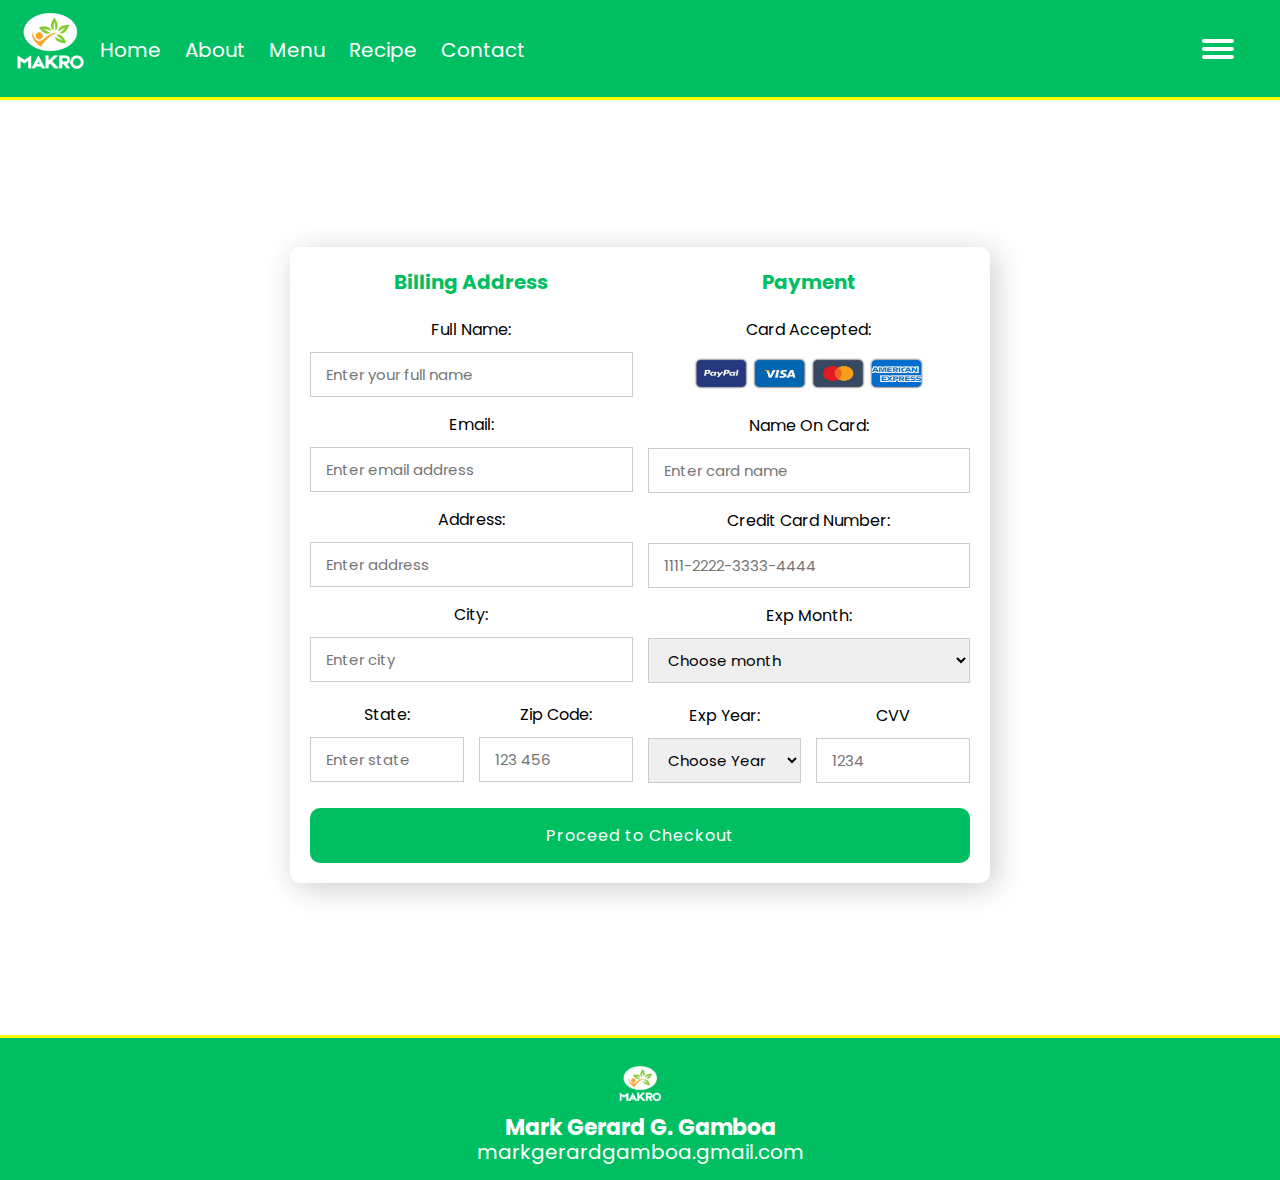
<file: ordernow.html>
<!DOCTYPE html>
<html lang="en">
<head>
	<meta charset="UTF-8">
	<meta http-equiv="X-UA-Compatible" content="IE=edge">
	<meta name="viewport" content="width=device-width, initial-scale=1.0">
	<title>Order</title>
	<link rel="stylesheet" href="style.css" />
    <link rel="stylesheet" href="ordernow.css">
	<link rel="icon" href="Picture/Logo.png">
    <link rel="stylesheet" href="https://cdnjs.cloudflare.com/ajax/libs/font-awesome/4.7.0/css/font-awesome.min.css">
</head>
<body>

	<div class="navbar">
    	<div class="logo">
          <a href="index.html"><img src="Picture/Logo.png" alt="" width="90"/></a>
        </div>
        <div class="nav">
          <ul>
            <a href="index.html"><li>Home</li></a>
            <a href="about.html"><li>About</li></a>
            <a href="menu.html"><li>Menu</li></a>
            <a href="recipe.html"><li>Recipe</li></a>
            <a href="contact.html"><li>Contact</li></a>
          </ul>
          </div>

		  <div class="menu-toggle">
			<div class="hamburger">
				<span></span>
			</div>
		</div>
    </div>

	<div class="app">
		<div class="sidebar">
			<nav class="menu">
				<a href="index.html" class="menu-item is-active">Home</a>
				<a href="about.html" class="menu-item">About</a>
				<a href="menu.html" class="menu-item">Menu</a>
				<a href="recipe.html" class="menu-item">Recipe</a>
				<a href="contact.html" class="menu-item">Contacts</a>
				<a href="ordernow.html" class="menu-item">Order Now</a>
			</nav>

		</div>

        <div class="content">
            <div class="container"> 
  
                <form action="#"> 
          
                    <div class="row"> 
          
                        <div class="col"> 
                            <h3 class="title"> 
                                Billing Address 
                            </h3> 
          
                            <div class="inputBox"> 
                                <label for="name"> 
                                      Full Name: 
                                  </label> 
                                <input type="text" id="name" 
                                       placeholder="Enter your full name" 
                                       required> 
                            </div> 
          
                            <div class="inputBox"> 
                                <label for="email"> 
                                      Email: 
                                  </label> 
                                <input type="text" id="email" 
                                       placeholder="Enter email address" 
                                       required> 
                            </div> 
          
                            <div class="inputBox"> 
                                <label for="address"> 
                                      Address: 
                                  </label> 
                                <input type="text" id="address" 
                                       placeholder="Enter address" 
                                       required> 
                            </div> 
          
                            <div class="inputBox"> 
                                <label for="city"> 
                                      City: 
                                  </label> 
                                <input type="text" id="city" 
                                       placeholder="Enter city" 
                                       required> 
                            </div> 
          
                            <div class="flex"> 
          
                                <div class="inputBox"> 
                                    <label for="state"> 
                                          State: 
                                      </label> 
                                    <input type="text" id="state" 
                                           placeholder="Enter state" 
                                           required> 
                                </div> 
          
                                <div class="inputBox"> 
                                    <label for="zip"> 
                                          Zip Code: 
                                      </label> 
                                    <input type="number" id="zip" 
                                           placeholder="123 456" 
                                           required> 
                                </div> 
          
                            </div> 
          
                        </div> 
                        <div class="col"> 
                            <h3 class="title">Payment</h3> 
          
                            <div class="inputBox"> 
                                <label for="name"> 
                                      Card Accepted: 
                                  </label> 
                                <img src="Picture/Cards.png"
                                     alt="credit/debit card image"> 
                            </div> 
          
                            <div class="inputBox"> 
                                <label for="cardName"> 
                                      Name On Card: 
                                  </label> 
                                <input type="text" id="cardName" 
                                       placeholder="Enter card name" 
                                       required> 
                            </div> 
          
                            <div class="inputBox"> 
                                <label for="cardNum"> 
                                      Credit Card Number: 
                                  </label> 
                                <input type="text" id="cardNum" 
                                       placeholder="1111-2222-3333-4444" 
                                       maxlength="19" required> 
                            </div> 
          
                            <div class="inputBox"> 
                                <label for="">Exp Month:</label> 
                                <select name="" id=""> 
                                    <option value="">Choose month</option> 
                                    <option value="January">January</option> 
                                    <option value="February">February</option> 
                                    <option value="March">March</option> 
                                    <option value="April">April</option> 
                                    <option value="May">May</option> 
                                    <option value="June">June</option> 
                                    <option value="July">July</option> 
                                    <option value="August">August</option> 
                                    <option value="September">September</option> 
                                    <option value="October">October</option> 
                                    <option value="November">November</option> 
                                    <option value="December">December</option> 
                                </select> 
                            </div> 
          
          
                            <div class="flex"> 
                                <div class="inputBox"> 
                                    <label for="">Exp Year:</label> 
                                    <select name="" id=""> 
                                        <option value="">Choose Year</option> 
                                        <option value="2023">2023</option> 
                                        <option value="2024">2024</option> 
                                        <option value="2025">2025</option> 
                                        <option value="2026">2026</option> 
                                        <option value="2027">2027</option> 
                                    </select> 
                                </div> 
          
                                <div class="inputBox"> 
                                    <label for="cvv">CVV</label> 
                                    <input type="number" id="cvv" 
                                           placeholder="1234" required> 
                                </div> 
                            </div> 
          
                        </div> 
          
                    </div> 
          
                    <button onclick="myFunction()">Proceed to Checkout</button>
                </form> 
          
            </div> 

   

			<div class="footer">
				<img class="logofooter" src="./Picture/Logo.png" alt="" width="50px">
				<h2>Mark Gerard G. Gamboa</h2>
				<p>markgerardgamboa.gmail.com</p>
			</div>
        </div>
	</div>

	

	<script>
		const menu_toggle = document.querySelector('.menu-toggle');
		const sidebar = document.querySelector('.sidebar');

		menu_toggle.addEventListener('click', () => {
			menu_toggle.classList.toggle('is-active');
			sidebar.classList.toggle('is-active');
		});

        
let cardNumInput =  
    document.querySelector('#cardNum') 
  
cardNumInput.addEventListener('keyup', () => { 
    let cNumber = cardNumInput.value 
    cNumber = cNumber.replace(/\s/g, "") 
  
    if (Number(cNumber)) { 
        cNumber = cNumber.match(/.{1,4}/g) 
        cNumber = cNumber.join(" ") 
        cardNumInput.value = cNumber 
    } 
})

function myFunction() {
  alert("Thank You for Ordering");
}
	</script>
</body>
</html>
</file>
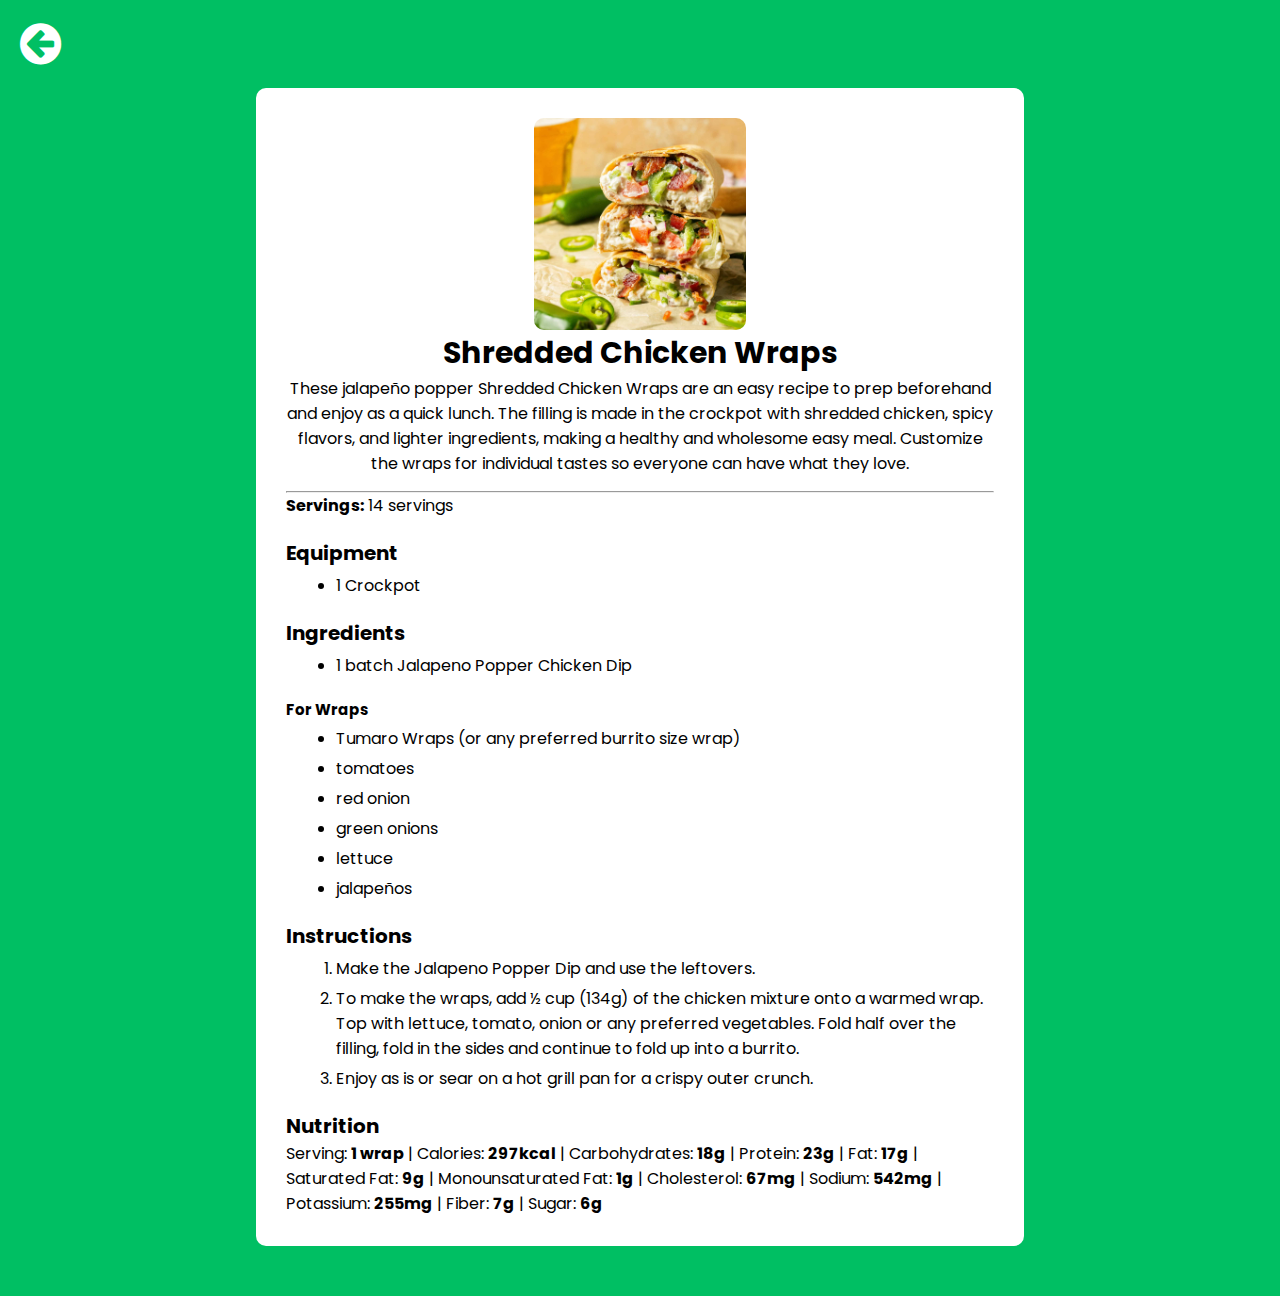
<file: Shredded.html>
<!DOCTYPE html>
<html lang="en">
<head>
	<meta charset="UTF-8">
	<meta http-equiv="X-UA-Compatible" content="IE=edge">
	<meta name="viewport" content="width=device-width, initial-scale=1.0">
	<title>Shredded Chicken Wraps</title>
	<link rel="stylesheet" href="mealRecipe.css"/>
	<link rel="icon" href="Picture/Logo.png">
    <link rel="stylesheet" href="https://cdnjs.cloudflare.com/ajax/libs/font-awesome/4.7.0/css/font-awesome.min.css">
</head>
<body>

    <div class="bButton"><a href="recipe.html"><i class="fa fa-arrow-circle-left" style="font-size:48px;color:white"></i></a></div>


    <div class="container">

		<div class="heading">
			<img src="Picture/Shredded Chicken Wraps.jpg" alt="">
			<h1>Shredded Chicken Wraps</h1>
			<h4>These jalapeño popper Shredded Chicken Wraps are an easy recipe to prep beforehand and enjoy as a quick lunch. The filling is made in the crockpot with shredded chicken, spicy flavors, and lighter ingredients, making a healthy and wholesome easy meal. Customize the wraps for individual tastes so everyone can have what they love.</h4>
			<hr>
		</div>

        <p><span>Servings:</span> 14 servings</p>

        <h2>Equipment</h2>
            <ul>
                <li>1 Crockpot</li>
            </ul>

		<h2>Ingredients</h2>
			<ul>
                <li>1 batch Jalapeno Popper Chicken Dip</li>
			</ul>

            <h3>For Wraps</h3>
            <ul>
                <li>Tumaro Wraps (or any preferred burrito size wrap)</li>
                <li>tomatoes</li>
                <li>red onion</li>
                <li>green onions</li>
                <li>lettuce</li>
                <li>jalapeños</li>
			</ul>

		<h2>Instructions</h2>
			<ol>
				<li>
                    Make the Jalapeno Popper Dip and use the leftovers.
                </li>
				<li>
                    To make the wraps, add ½ cup (134g) of the chicken mixture onto a warmed wrap. Top with lettuce, tomato, onion or any preferred vegetables. Fold half over the filling, fold in the sides and continue to fold up into a burrito. 
                </li>
				<li>
                    Enjoy as is or sear on a hot grill pan for a crispy outer crunch. 
                </li>
			</ol>


		<h2>Nutrition</h2>
		<p>Serving: <span>1 wrap</span> | 
			Calories: <span>297kcal</span> |
			Carbohydrates: <span>18g</span> |
			Protein: <span>23g</span> |
			Fat: <span>17g</span> |
			Saturated Fat: <span>9g</span> |
			Monounsaturated Fat: <span>1g</span> |
			Cholesterol: <span>67mg</span> |
			Sodium: <span>542mg</span> |
			Potassium: <span>255mg</span> |
			Fiber: <span>7g</span> |
			Sugar: <span>6g</span>
		
		</p>
    </div>


</body>
</html>
</file>
<file: style.css>
@import url('https://fonts.googleapis.com/css2?family=Poppins:ital,wght@0,100;0,200;0,300;0,400;0,500;0,600;0,700;0,800;0,900;1,100;1,200;1,300;1,400;1,500;1,600;1,700;1,800;1,900&display=swap');


* {
	margin: 0;
	padding: 0;
	box-sizing: border-box;
	font-family: Poppins;
}

.nav{
	padding-top: 25px;
}

a{
	text-decoration: none;
	color:white
}

.navbar{
	height: 100px;
	clear:both;
	overflow:auto;
	background-color: rgb(0,191,99);
	border-bottom: 3px solid yellow;
}

.logo img{
	padding-left: 10px;
	float:left;
}

ul li{
	color: white;
	display: inline-block; 
	padding:10px;
	font-size:20px; 
	cursor: pointer;
}

ul li:hover{
	color:rgb(0,191,99);
	background-color: white;
	border-radius: 10px;
}

.app {
	display: flex;
	min-height: 100vh;
}

.menu-toggle {
	display: none;
	position: fixed;
	top: 1.2rem;
	right: 2rem;
	width: 60px;
	height: 60px;
	border-radius: 99px;
	background-color: rgb(0,191,99);
	cursor: pointer;
}

.hamburger {
	position: relative;
	top: calc(50% - 2px);
	left: 50%;
	transform: translate(-50%, -50%);
	width: 32px;
}

.hamburger > span,
.hamburger > span::before,
.hamburger > span::after {
  display: block;
  position: absolute;
  width: 100%;
  height: 4px;
  border-radius: 99px;
  background-color: #FFF;
  transition-duration: .25s;
}

.hamburger > span::before {
  content: '';
  top: -8px;
}
.hamburger > span::after {
  content: '';
  top: 8px;
}
.menu-toggle.is-active .hamburger > span {
  transform: rotate(45deg);
}
.menu-toggle.is-active .hamburger > span::before {
  top: 0;
  transform: rotate(0deg);
}
.menu-toggle.is-active .hamburger > span::after {
  top: 0;
  transform: rotate(90deg);
}

.sidebar {
	flex: 1 1 0;
	max-width: 200px;
	padding: 2rem 1rem;
	background-color: rgb(0,191,99);
}

.sidebar h3 {
	color: white;
	font-size: 1,5rem;
	text-transform: uppercase;
	margin-bottom: 0.5em;
}

.sidebar .menu {
	margin: 0 -1rem;
}

.sidebar .menu .menu-item {
	display: block;
	padding: 1em;
	color: #FFF;
	text-decoration: none;
	transition: 0.2s linear;
}

.sidebar .menu .menu-item:hover{
	color: white;
	border-right: 5px solid white;
}

.content {
	flex: 1 1 0;
	width: 100%;
}

.container{
	padding: 70px 10px;
	margin: 15px;
    background-color: #f1f1f1;
    align-content: center;
    text-align: center;
}

.title{
	font-size:50px;
}

.content p{
	position: relative;
	margin-top: 10px;
	font-size: 20px;
}

.content button{
	margin-top: 10px;
	border: none;
	color: white;
	border-radius: 10px;
	padding: 15px 32px;
	font-size: 16px;
	cursor: pointer;
	background-color: rgb(0,191,99);
}

.breakline{
    background-color:rgb(0,191,99);
    color: white;
    text-align: center;
    padding: 10px;
	margin: 15px;
  }

.row-1{
	margin-top: 15px;
	display: flex;
	flex-direction: wrap;
	width: 100%;
	margin-left: auto;
	margin-right: auto;
}

  .column-1 {
	margin: 5px;
    padding: 10px;
	width: 60%;
  }

  .column-1 p{
    text-align: center;
	font-size: 16px;
  }

  h2{
	margin-top: 10px;
    text-align: center;
	font-size: 22px;
  }

  .row-2{
	text-align: center;
	margin-top: 15px;
	display: flex;
	flex-direction: row;
  }

  .column-2, .column{
	margin-left: 15px;
    width: 31.7%;
    padding: 20px;
	padding-top: 30px;
	padding-bottom: 30px;
	border-radius: 10px;
    background: #fff; 
	box-shadow: 2px 2px 20px rgba(0, 0, 0, 0.2); 
  }
  
  .picture{
    border-radius: 20px;
    width: 350px; 
    height: 300px;
  }

  .picture-1{
    display: block;
    margin-left: auto;
    margin-right: auto;
    border-radius: 100px;
    width: 100px; 
    height: 100px;
  }

  h2{
    text-align: center;
  }

  .macros{
    font-weight: bolder;
  }

  .macros1{
    font-weight: bolder;
    font-size: 20px;
  }

  p{
    padding: 0px 10px;
  }

  .column1 {
    padding-left: 10px;
    float: left;
	text-align: start;
    width: 50%;
  }

  .column2 {
    padding-right: 10px;
    float: left;
    width: 50%;
    text-align: end;
  }


  .footer {
	margin-top: 20px;
	padding: 20px;
	text-align: center;
	background-color: rgb(0,191,99);
	border-top: 3px solid yellow;
    align-content: center;
    text-align: center;
    color: white;
    line-height: 15px;
  }

  @media (min-width: 3000px) {
	body{
		width: 80%;
		margin: auto;
	}
	.column-2, .column{
		margin-left: 15px;
		width: 32.5%;
		padding: 20px;
		border-radius: 10px;
		background: #fff; 
		box-shadow: 2px 2px 20px rgba(0, 0, 0, 0.2); 
	  }
}

  @media (min-width: 2000px) {
	.column-2, .column{
		margin-left: 15px;
		width: 32.5%;
		padding: 20px;
		padding-top: 30px;
		padding-bottom: 30px;
		border-radius: 10px;
		background: #fff; 
		box-shadow: 2px 2px 20px rgba(0, 0, 0, 0.2); 
	  }
  }

  @media (max-width: 1300px) {
	.menu-toggle {
		display: block;
		z-index: 1;
	}

	.sidebar {
		z-index: 1;
		position: fixed;
		top: 0;
		left: -300px;
		height: 100vh;
		width: 100%;
		max-width: 300px;
		transition: 0.2s linear;
	}

	.sidebar.is-active {
		left: 0;
	}

	.content {
		height: 700px;
	}

	.row-1{
		width: 80%;
		display: flex;
		flex-wrap: wrap;

	}

	.column-1 {
		width: 48%;
	}
	
	.row-2{
		display: flex;
		flex-direction: column;
		align-items: center;
	}

	.column1 {
		float: left;
		width: 50%;
	}

	.column-2, .column{
		margin-bottom: 10px;
		width: 60%;
		padding: 20px;
		padding-top: 30px;
		padding-bottom: 30px;
	}
}

@media (max-width: 640px) {
	.nav{
		display: none;
	}

	ul li{
		font-size:15px; 

	}
	.title{
		font-size: 30px;
	}
	
	.content p{
		position: relative;
		margin-top: 10px;
		font-size: 15px;
	}
	
	.content button{
		font-size: 16px;
	}

	.column-1 {
		width: 100%;
		padding: 10px;
	}

	.column-2, .column{
		width: 90%;
		margin: 5px 0px;
	}

	.picture{
		border-radius: 20px;
		width: 250px; 
		height: 200px;
	  }

}
</file>
<file: about.css>
.container1{
	padding: 10px;
	margin: 50px;
    align-content: center; 
    text-align: center;
}

h3{
	margin-top: 20px;
}

.center {
	border-radius: 10px;
	display: block;
	margin-left: auto;
	margin-right: auto;
  }

  .img{
	border-radius: 10px;
  }


  @media (max-width: 640px) {
	.img{
		width: 100%;
		height: auto;
	  }

	h3{
		font-size: 15px;
	}

	h1{
		font-size: 20px;
	}

	.container1{
		margin: 10px;
	}
}

@media (min-width: 3000px) {
	.container1{
		margin: 10px 500px;
	}
}

@media (min-width: 2000px) {
	.container1{
		margin: 10px 500px;
	}
}
</file>
<file: mealRecipe.css>
@import url('https://fonts.googleapis.com/css2?family=Poppins:ital,wght@0,100;0,200;0,300;0,400;0,500;0,600;0,700;0,800;0,900;1,100;1,200;1,300;1,400;1,500;1,600;1,700;1,800;1,900&display=swap');

* {
	margin: 0;
	padding: 0;
	box-sizing: border-box;
	font-family: Poppins;
}

body{
    background-color: rgb(0,191,99);
}

i{	
	margin: 20px;
	position: relative;
}

.container{
	position: relative;
	margin:auto;
	margin-bottom: 50px;
	width: 60%;
	background-color: white;
	padding: 30px;
	align-items: center;
	border-radius: 10px;
}

h1{
	text-align: center;
}

ul, ol li  {
	margin-left: 50px;
}

li{
	margin-top: 5px;
}

h2,h3{
	margin-top: 20px;
}

h1{
	font-size: 30px;
}

h3{
	font-size: 15px;
}

h2{
	font-size: 20px;
}

p, h4{
	font-weight: normal;
	font-size: 14;

}

.serving{
	text-align: center;
}

h4{
	margin-bottom: 15px;
	text-align: center;
}

span{
	font-weight: bolder;
}

.heading{
	align-items: center;
}

img{
	display: block;
	margin-left: auto;
	margin-right: auto;
	width: 50%;
	width: 30%;
	border-radius: 10px;
}

@media (max-width: 640px) {
	img{
		width: 100%;
	}

	.container{
		width: 90%;
	}

	h1{
		font-size: 25px;
	}

}
</file>
<file: contact.css>
.map{
    align-items: center;
    text-align: center;
    border-radius: 10px;
}

.container{
  border-radius: 10px;
  box-shadow: 5px 5px 30px rgba(0, 0, 0, 0.2); 
}

input[type=text], select, textarea {
    width: 100%;
    padding: 12px;
    border: 1px solid #ccc;
    border-radius: 4px;
    box-sizing: border-box;
    margin-top: 6px;
    resize: vertical;
  }


  
  input[type=submit] {
    background-color: rgb(0,191,99);
    color: white;
    padding: 12px 20px;
    border: none;
    border-radius: 4px;
    cursor: pointer;
    margin-top: 20px;
    margin-bottom: 5px;
  }
  
  input[type=submit]:hover {
    background-color: white;
    color: rgb(0,191,99);
    border:  rgb(0,191,99) solid 2px;
  }
  
.container {
    border-radius: 5px;
    padding: 20px;
    height: 500px;
    background-color: white;
}

.google-map {
     padding-bottom: 40%;
     position: relative;
     display: block;
     margin-left: auto;
     margin-right: auto;
     width: 90%;
}

.google-map iframe {
    height: 100%;
    width: 100%;
    left: 0;
    top: 0;
    position: absolute;
    box-shadow: 5px 5px 30px rgba(0, 0, 0, 0.2); 
    border-radius: 10px;
}
</file>
<file: menu.css>
button{
    margin-top: 10px;
}
</file>
<file: ordernow.css>
@import url('https://fonts.googleapis.com/css2?family=Poppins:wght@100;300;400;500;600&display=swap'); 
  
* { 
    margin: 0; 
    padding: 0; 
    box-sizing: border-box; 
    border: none; 
    outline: none; 
    font-family: 'Poppins', sans-serif; 
} 
  

.container { 
    display: flex; 
    justify-content: center; 
    align-items: center; 
    min-height: 100vh; 
    padding: 25px; 
    background-color: white;
} 
  
.container form { 
    width: 700px; 
    padding: 20px; 
    background: #fff; 
    box-shadow: 5px 5px 30px rgba(0, 0, 0, 0.2); 
    border-radius: 10px;
} 
  
.container form .row { 
    display: flex; 
    flex-wrap: wrap; 
    gap: 15px; 
} 
  
.container form .row .col { 
    flex: 1 1 250px; 
} 
  
.col .title { 
    font-size: 20px; 
    color:     rgb(0,191,99);
    padding-bottom: 5px; 
} 
  
.col .inputBox { 
    margin: 15px 0; 
} 
  
.col .inputBox label { 
    margin-bottom: 10px; 
    display: block; 
} 
  
.col .inputBox input, 
.col .inputBox select { 
    width: 100%; 
    border: 1px solid #ccc; 
    padding: 10px 15px; 
    font-size: 15px; 
} 
  
.col .inputBox input:focus, 
.col .inputBox select:focus { 
    border: 1px solid #000; 
} 
  
.col .flex { 
    display: flex; 
    gap: 15px; 
} 
  
.col .flex .inputBox { 
    flex: 1 1; 
    margin-top: 5px; 
} 
  
.col .inputBox img { 
    height: 33.5px; 
    width: 250px;
    margin-top: 5px; 
    filter: drop-shadow(0 0 1px #000); 
} 
  
button{
    width: 100%; 
    padding: 12px; 
    font-size: 17px; 
    background: rgb(0,191,99);
    color: #fff; 
    margin-top: 5px; 
    cursor: pointer; 
    letter-spacing: 1px; 
}

.container form .submit_btn:hover { 
    border: rgb(0,191,99), 1px, solid;
    background: white;
    color: rgb(0,191,99);
} 
  
input::-webkit-inner-spin-button, 
input::-webkit-outer-spin-button { 
    display: none; 
}


@media (max-width: 640px) { 
    .container{
        background-color: white;
        height: 1200px;

    }
}
</file>
